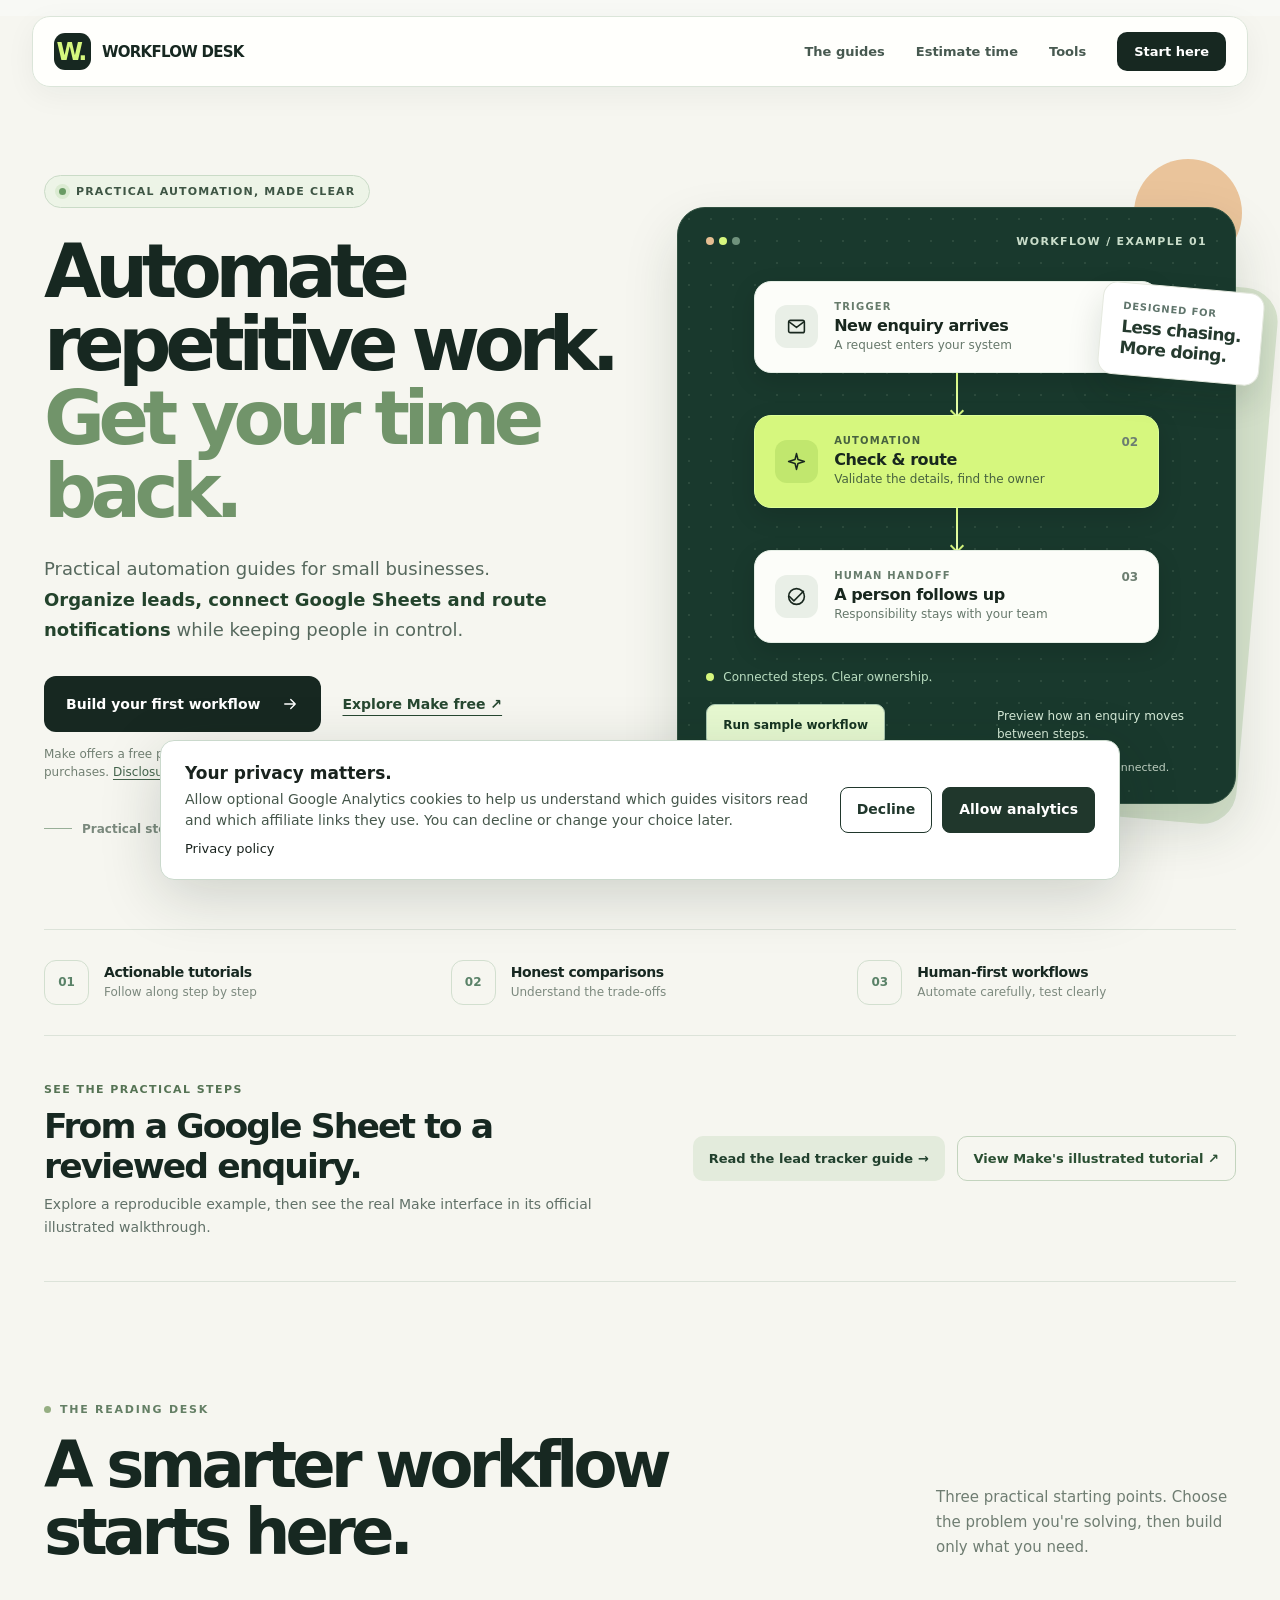
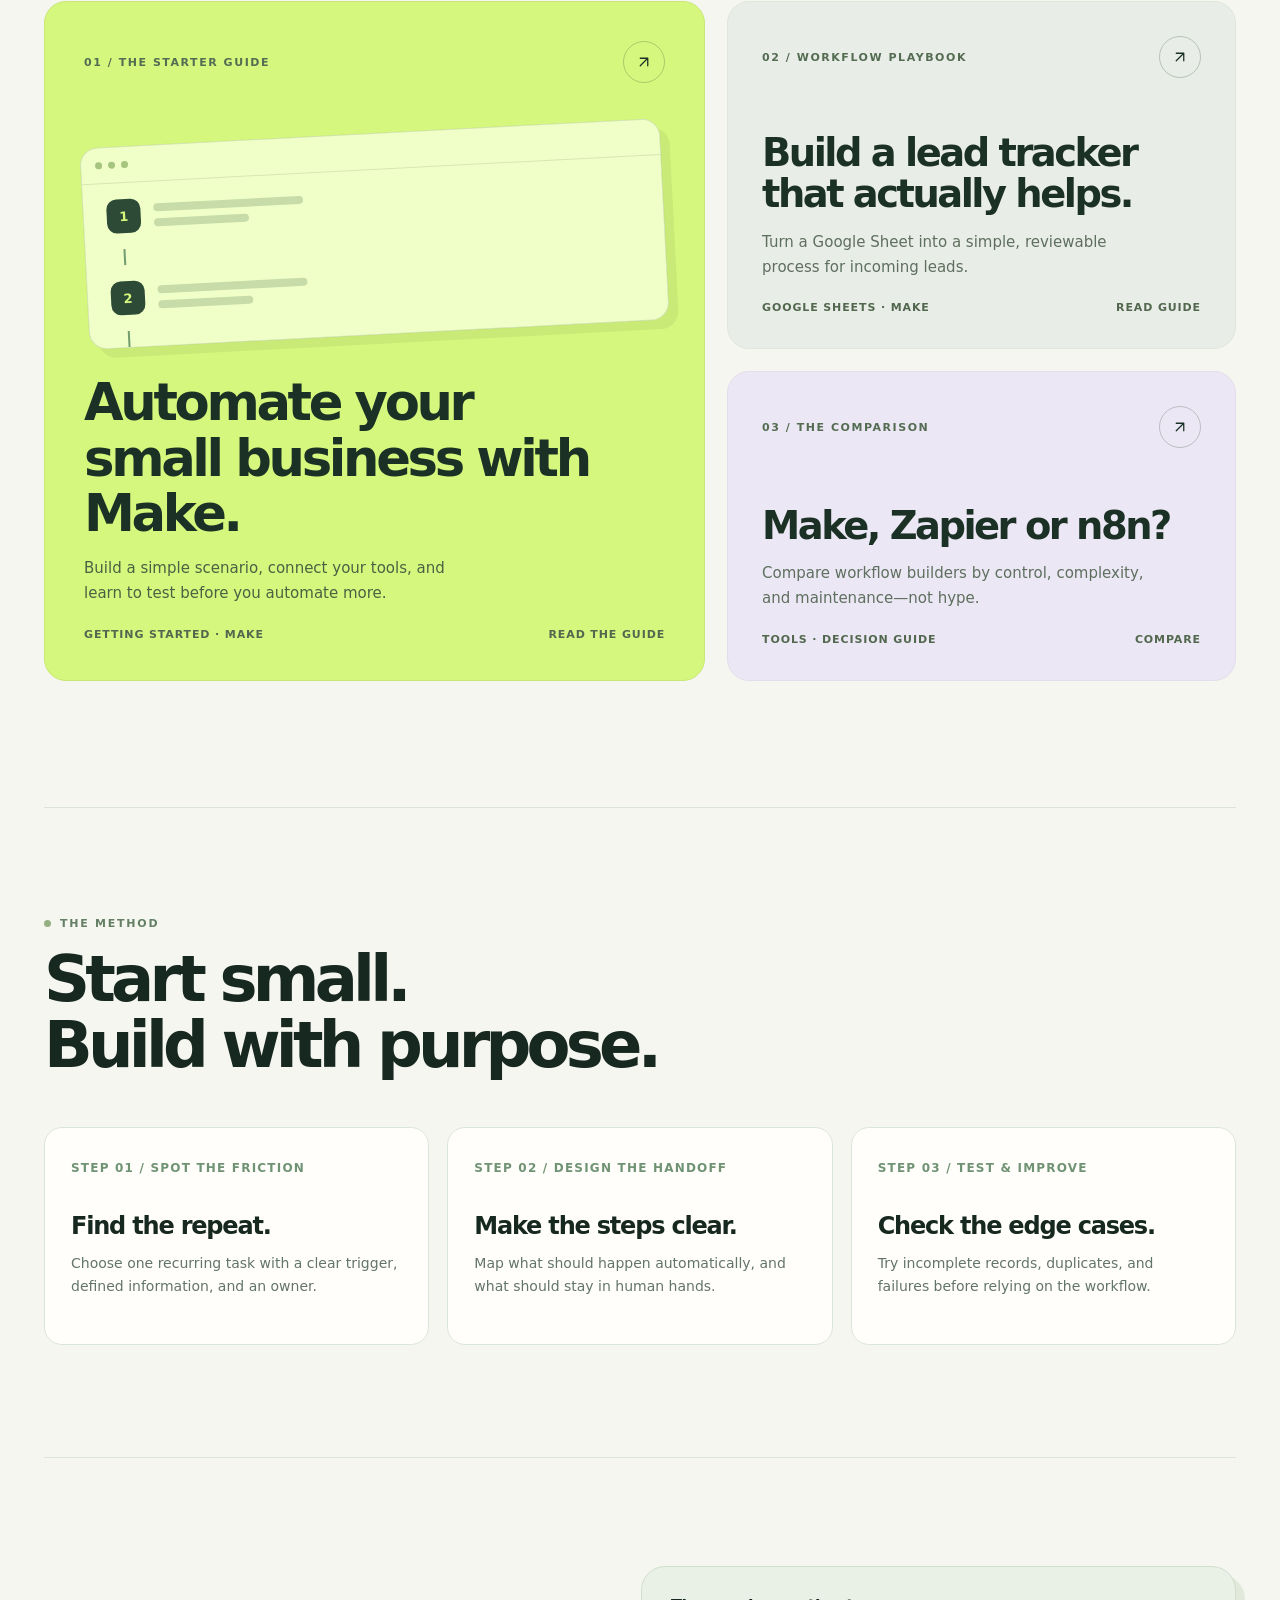
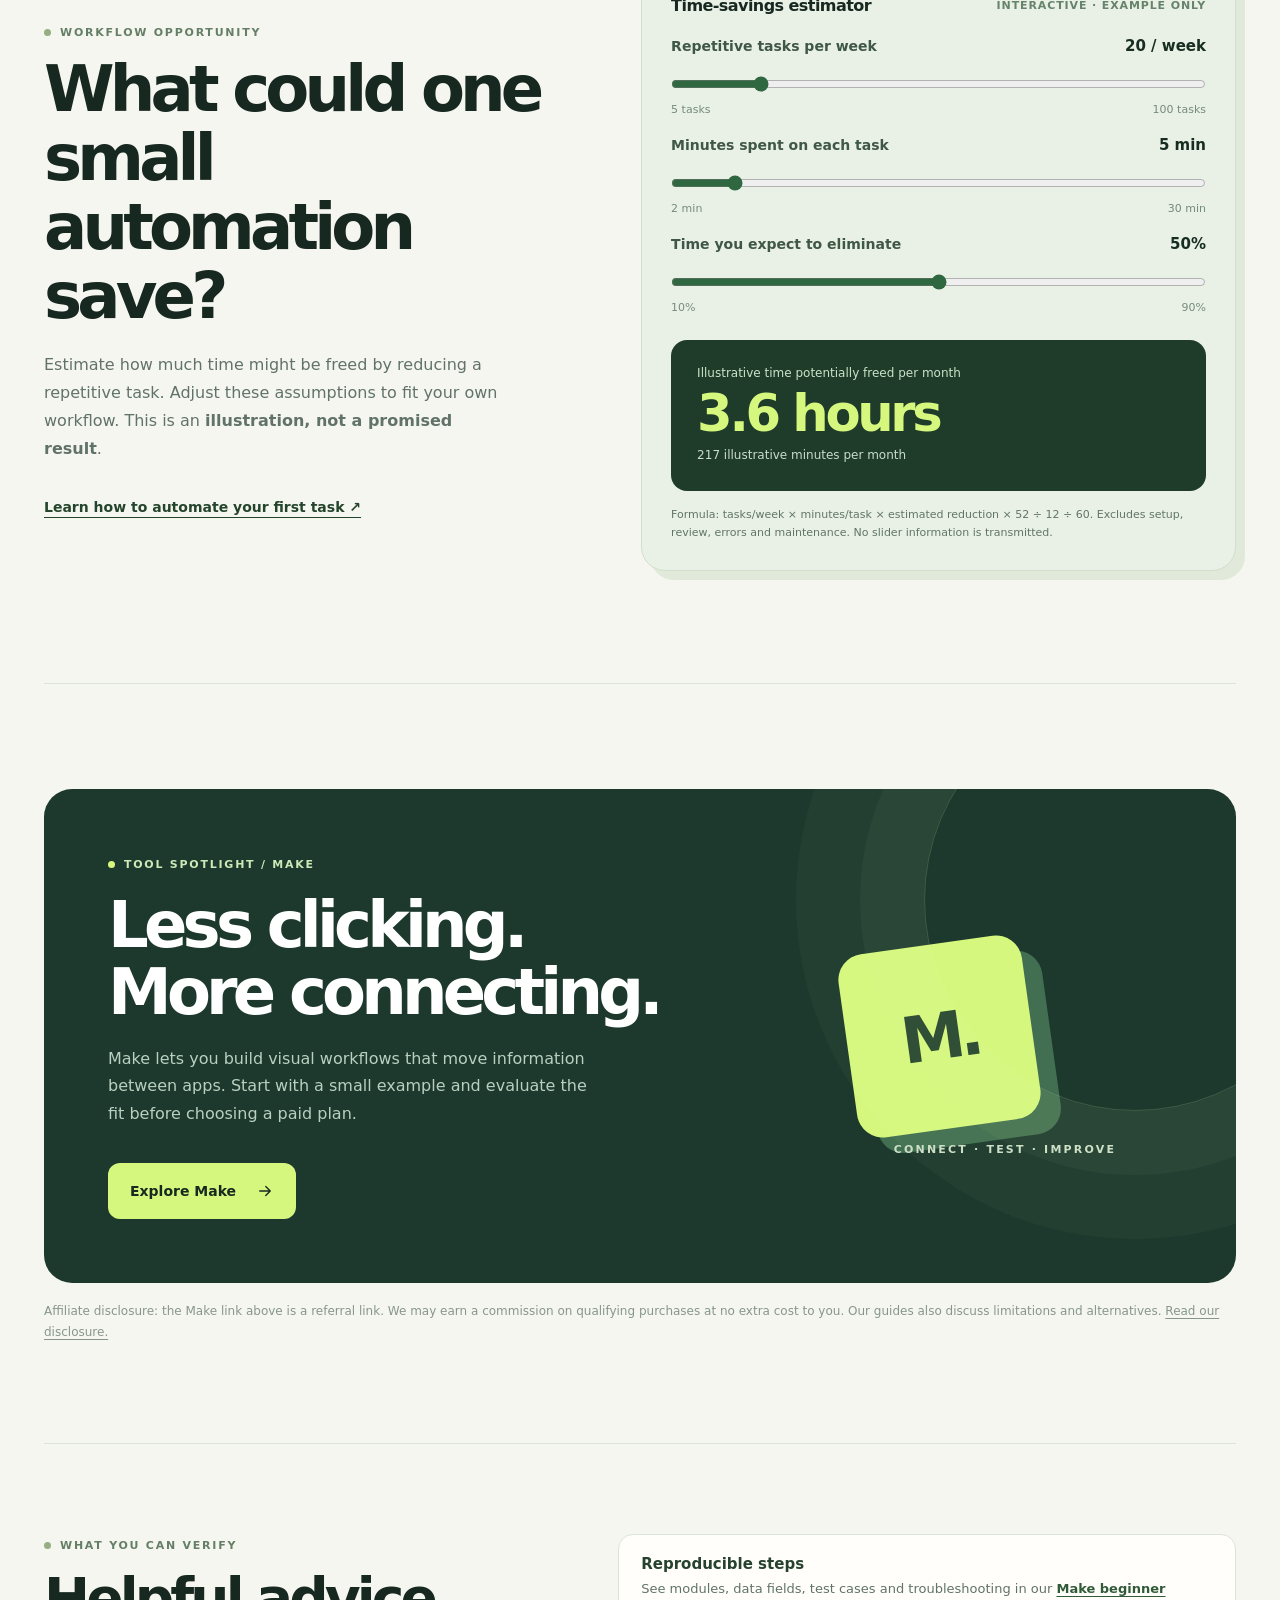
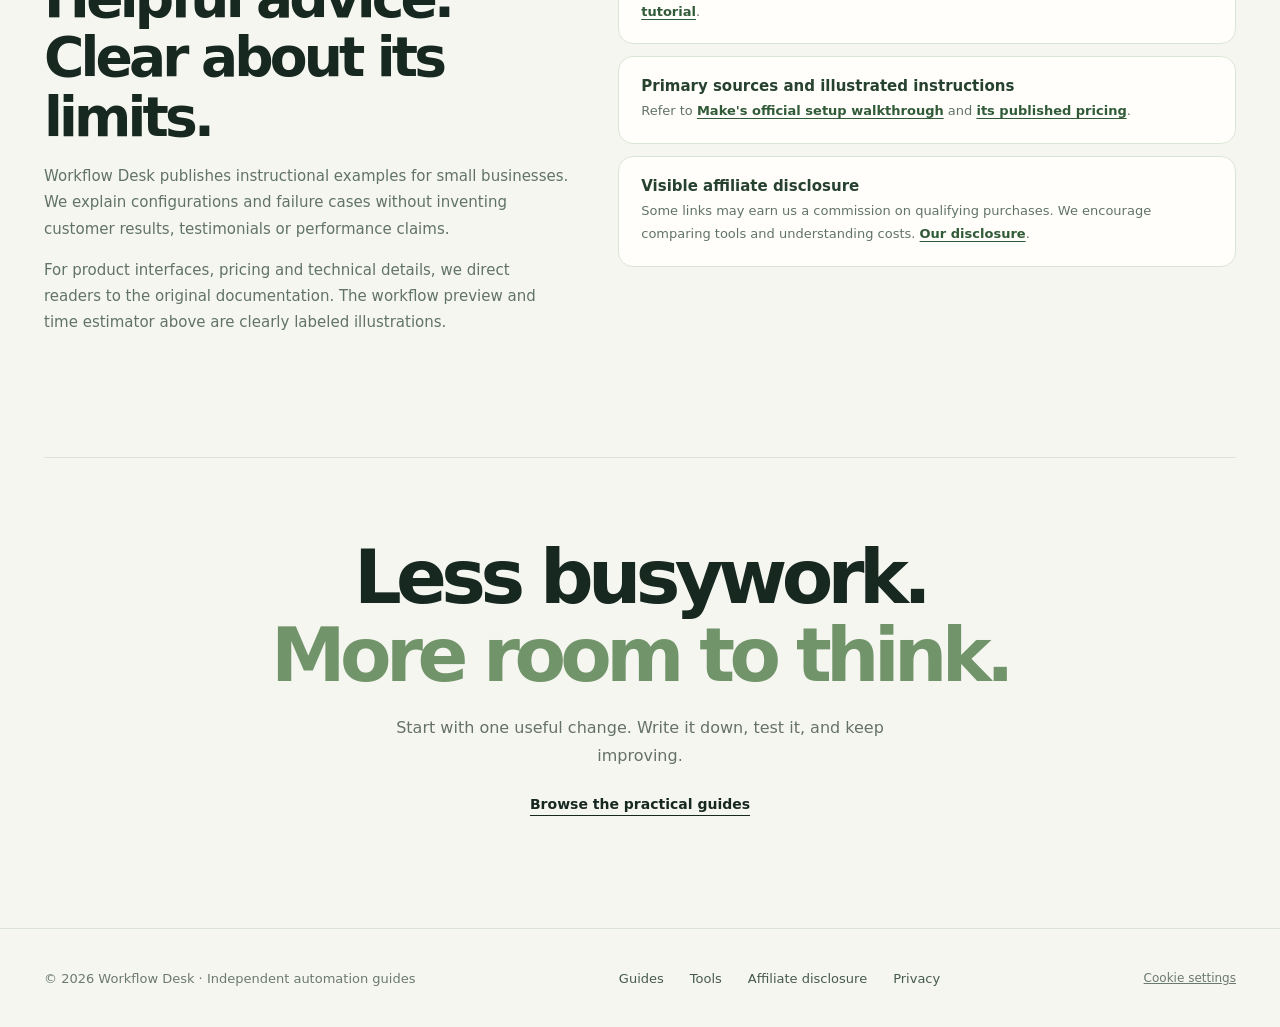
<file: index.html>
<!doctype html>
<html lang="en"><head><meta charset="utf-8"><meta name="viewport" content="width=device-width,initial-scale=1"><title>Workflow Desk | Practical Small Business Automation Guides</title><link rel="stylesheet" href="style.css"><link rel="stylesheet" href="home.css"><link rel="stylesheet" href="conversion.css"><meta name="description" content="Practical automation tutorials for small businesses. Connect Make and Google Sheets, compare tools and estimate time savings with an interactive calculator."><link rel="canonical" href="https://workflow-desk.lenix-camargo.workers.dev/"><meta property="og:type" content="website"><meta property="og:title" content="Workflow Desk | Practical Small Business Automation Guides"><meta property="og:description" content="Practical automation tutorials for small businesses. Connect Make and Google Sheets, compare tools and estimate time savings with an interactive calculator."><meta property="og:url" content="https://workflow-desk.lenix-camargo.workers.dev/"><meta name="twitter:card" content="summary"><meta name="twitter:title" content="Workflow Desk | Practical Small Business Automation Guides"><meta name="twitter:description" content="Practical automation tutorials for small businesses. Connect Make and Google Sheets, compare tools and estimate time savings with an interactive calculator."><script type="application/ld+json">{"@context":"https://schema.org","@type":"WebSite","name":"Workflow Desk | Practical Small Business Automation Guides","description":"Practical automation tutorials for small businesses. Connect Make and Google Sheets, compare tools and estimate time savings with an interactive calculator.","url":"https://workflow-desk.lenix-camargo.workers.dev/","inLanguage":"en-US","isPartOf":{"@type":"WebSite","name":"Workflow Desk","url":"https://workflow-desk.lenix-camargo.workers.dev/"}}</script></head>
<body class="wd-home">
<header><a class="brand" href="/" aria-label="Workflow Desk home"><span class="brand-mark" aria-hidden="true">W.</span><span>WORKFLOW DESK</span></a><nav aria-label="Main navigation"><a href="#guides">The guides</a><a href="#time-saved">Estimate time</a><a href="#tools">Tools</a><a class="nav-cta" href="#guides">Start here</a></nav></header>
<main>
<section class="hero home-hero" aria-labelledby="home-heading">
  <div class="hero-copy">
    <div class="pill"><span class="pill-dot" aria-hidden="true"></span> PRACTICAL AUTOMATION, MADE CLEAR</div>
    <h1 id="home-heading">Automate repetitive work.<br><em>Get your time back.</em></h1>
<p class="hero-lead">Practical automation guides for small businesses. <strong>Organize leads, connect Google Sheets and route notifications</strong> while keeping people in control.</p>
<div class="hero-actions">
<a class="primary-action" href="guides/automate-small-business-with-make.html">Build your first workflow <svg aria-hidden="true" viewBox="0 0 24 24" fill="none" stroke="currentColor" stroke-width="1.8" stroke-linecap="round" stroke-linejoin="round"><path d="M5 12h14m-6-6 6 6-6 6"/></svg></a>
<a class="secondary-action" href="https://www.make.com/en/register?pc=lenixeduardo" rel="sponsored noopener noreferrer" target="_blank">Explore Make free ↗</a>
</div>
<p class="hero-affiliate-note">Make offers a free plan. This is an affiliate link; we may earn a commission on qualifying purchases. <a href="disclosure.html">Disclosure</a>.</p>
<div class="hero-footnote"><span class="tiny-line" aria-hidden="true"></span> Practical steps. Documented trade-offs. No invented results.</div>
  </div>
  <div class="scene" aria-label="Illustrative example of an automated customer enquiry workflow">
    <div class="scenario">
      <div class="scenario-head"><div class="window-controls" aria-hidden="true"><i></i><i></i><i></i></div><span>WORKFLOW / EXAMPLE 01</span></div>
      <div class="flow-stack">
        <div class="flow-card" data-demo-step><span class="flow-icon"><svg viewBox="0 0 24 24" aria-hidden="true"><rect x="3" y="5" width="18" height="14" rx="2"/><path d="m4 7 8 6 8-6"/></svg></span><div class="flow-text"><small>TRIGGER</small><strong>New enquiry arrives</strong><p>A request enters your system</p></div><span class="flow-number">01</span></div>
        <div class="flow-link" aria-hidden="true"></div>
        <div class="flow-card focus" data-demo-step><span class="flow-icon"><svg viewBox="0 0 24 24" aria-hidden="true"><path d="m12 3-1.7 6.8L3 12l7.3 2.2L12 21l1.7-6.8L21 12l-7.3-2.2z"/></svg></span><div class="flow-text"><small>AUTOMATION</small><strong>Check &amp; route</strong><p>Validate the details, find the owner</p></div><span class="flow-number">02</span></div>
        <div class="flow-link" aria-hidden="true"></div>
        <div class="flow-card" data-demo-step><span class="flow-icon"><svg viewBox="0 0 24 24" aria-hidden="true"><path d="M20 6 9 17l-5-5"/><circle cx="12" cy="12" r="9"/></svg></span><div class="flow-text"><small>HUMAN HANDOFF</small><strong>A person follows up</strong><p>Responsibility stays with your team</p></div><span class="flow-number">03</span></div>
      </div>
      <div class="scene-status">Connected steps. Clear ownership.</div>
<div class="scenario-demo"><button class="demo-run" type="button" id="run-demo">Run sample workflow</button><span class="demo-status" id="demo-status" role="status" aria-live="polite">Preview how an enquiry moves between steps.</span></div>
<p class="demo-caption">Interactive illustration only. No Make, Google Sheets or customer data is connected.</p>
    </div>
    <div class="scene-corner"><small>DESIGNED FOR</small><strong>Less chasing.<br>More doing.</strong></div>
  </div>
</section>
<div class="value-rail" aria-label="Our editorial priorities">
 <div class="rail-item"><span class="rail-no">01</span><div><strong>Actionable tutorials</strong><small>Follow along step by step</small></div></div>
 <div class="rail-item"><span class="rail-no">02</span><div><strong>Honest comparisons</strong><small>Understand the trade-offs</small></div></div>
 <div class="rail-item"><span class="rail-no">03</span><div><strong>Human-first workflows</strong><small>Automate carefully, test clearly</small></div></div>
</div>
<section class="example-strip" aria-labelledby="example-heading">
  <div><span class="example-label">SEE THE PRACTICAL STEPS</span>
    <h2 id="example-heading">From a Google Sheet to a reviewed enquiry.</h2>
    <p>Explore a reproducible example, then see the real Make interface in its official illustrated walkthrough.</p>
  </div>
  <div class="example-actions">
    <a href="guides/google-sheets-lead-tracker.html">Read the lead tracker guide →</a>
    <a href="https://help.make.com/step-3-add-your-first-app" target="_blank" rel="noopener noreferrer">View Make's illustrated tutorial ↗</a>
  </div>
</section>
<section class="guide-section" id="guides" aria-labelledby="guides-heading">
 <div class="section-head"><div><span class="kicker">THE READING DESK</span><h2 id="guides-heading">A smarter workflow<br>starts here.</h2></div><p>Three practical starting points. Choose the problem you're solving, then build only what you need.</p></div>
 <div class="guide-grid">
  <a class="guide-card large" href="guides/automate-small-business-with-make.html"><div class="guide-top"><span class="guide-code">01 / THE STARTER GUIDE</span><span class="guide-open"><svg aria-hidden="true" viewBox="0 0 24 24" fill="none" stroke="currentColor" stroke-width="1.7" stroke-linecap="round" stroke-linejoin="round"><path d="M7 17 17 7M7 7h10v10"/></svg></span></div>
  <div class="guide-art" aria-hidden="true"><div class="art-head"><i></i><i></i><i></i></div><div class="art-row"><span class="art-chip">1</span><span class="art-lines"><i></i><i></i></span></div><div class="art-connector"></div><div class="art-row"><span class="art-chip">2</span><span class="art-lines"><i></i><i></i></span></div><div class="art-connector"></div><div class="art-row"><span class="art-chip">3</span><span class="art-lines"><i></i><i></i></span></div></div>
  <div><h3>Automate your small business with Make.</h3><p>Build a simple scenario, connect your tools, and learn to test before you automate more.</p><div class="guide-foot"><span>GETTING STARTED · MAKE</span><span>READ THE GUIDE</span></div></div></a>
  <a class="guide-card sheet" href="guides/google-sheets-lead-tracker.html"><div class="guide-top"><span class="guide-code">02 / WORKFLOW PLAYBOOK</span><span class="guide-open"><svg aria-hidden="true" viewBox="0 0 24 24" fill="none" stroke="currentColor" stroke-width="1.7" stroke-linecap="round" stroke-linejoin="round"><path d="M7 17 17 7M7 7h10v10"/></svg></span></div><div><h3>Build a lead tracker that actually helps.</h3><p>Turn a Google Sheet into a simple, reviewable process for incoming leads.</p><div class="guide-foot"><span>GOOGLE SHEETS · MAKE</span><span>READ GUIDE</span></div></div></a>
  <a class="guide-card compare" href="guides/make-vs-zapier-vs-n8n.html"><div class="guide-top"><span class="guide-code">03 / THE COMPARISON</span><span class="guide-open"><svg aria-hidden="true" viewBox="0 0 24 24" fill="none" stroke="currentColor" stroke-width="1.7" stroke-linecap="round" stroke-linejoin="round"><path d="M7 17 17 7M7 7h10v10"/></svg></span></div><div><h3>Make, Zapier or n8n?</h3><p>Compare workflow builders by control, complexity, and maintenance—not hype.</p><div class="guide-foot"><span>TOOLS · DECISION GUIDE</span><span>COMPARE</span></div></div></a>
 </div>
</section>
<section class="process-section" id="how-it-works" aria-labelledby="approach-heading">
 <span class="kicker">THE METHOD</span><h2 id="approach-heading">Start small.<br>Build with purpose.</h2>
 <div class="process-grid"><div class="process-item"><span class="step">STEP 01 / SPOT THE FRICTION</span><h3>Find the repeat.</h3><p>Choose one recurring task with a clear trigger, defined information, and an owner.</p></div><div class="process-item"><span class="step">STEP 02 / DESIGN THE HANDOFF</span><h3>Make the steps clear.</h3><p>Map what should happen automatically, and what should stay in human hands.</p></div><div class="process-item"><span class="step">STEP 03 / TEST &amp; IMPROVE</span><h3>Check the edge cases.</h3><p>Try incomplete records, duplicates, and failures before relying on the workflow.</p></div></div>
</section>
<section class="calculator-section" id="time-saved" aria-labelledby="calc-heading">
 <div class="calculator-layout">
  <div class="calculator-copy"><span class="kicker">WORKFLOW OPPORTUNITY</span>
   <h2 id="calc-heading">What could one small automation save?</h2>
   <p>Estimate how much time might be freed by reducing a repetitive task. Adjust these assumptions to fit your own workflow. This is an <strong>illustration, not a promised result</strong>.</p>
   <a class="calc-cta" href="guides/automate-small-business-with-make.html">Learn how to automate your first task ↗</a>
  </div>
  <div class="calculator" role="group" aria-labelledby="calculator-name">
    <div class="calc-header"><strong id="calculator-name">Time-savings estimator</strong><span>Interactive · Example only</span></div>
    <div class="calc-field"><label for="tasks-per-week"><span>Repetitive tasks per week</span><output id="tasks-output" for="tasks-per-week">20 / week</output></label><input id="tasks-per-week" type="range" min="5" max="100" step="5" value="20"><div class="calc-limits"><span>5 tasks</span><span>100 tasks</span></div></div>
    <div class="calc-field"><label for="minutes-per-task"><span>Minutes spent on each task</span><output id="minutes-output" for="minutes-per-task">5 min</output></label><input id="minutes-per-task" type="range" min="2" max="30" step="1" value="5"><div class="calc-limits"><span>2 min</span><span>30 min</span></div></div>
    <div class="calc-field"><label for="task-reduction"><span>Time you expect to eliminate</span><output id="reduction-output" for="task-reduction">50%</output></label><input id="task-reduction" type="range" min="10" max="90" step="5" value="50"><div class="calc-limits"><span>10%</span><span>90%</span></div></div>
    <div class="calc-result"><span>Illustrative time potentially freed per month</span><strong id="calc-hours" aria-live="polite">3.6 hours</strong><small id="calc-total-minutes">217 illustrative minutes per month</small></div>
    <p class="calc-caveat">Formula: tasks/week × minutes/task × estimated reduction × 52 ÷ 12 ÷ 60. Excludes setup, review, errors and maintenance. No slider information is transmitted.</p>
  </div>
 </div>
</section>
<section class="tools-section" id="tools" aria-labelledby="tools-heading">
 <div class="make-panel"><div><span class="kicker">TOOL SPOTLIGHT / MAKE</span><h2 id="tools-heading">Less clicking.<br>More connecting.</h2><p>Make lets you build visual workflows that move information between apps. Start with a small example and evaluate the fit before choosing a paid plan.</p><a class="primary-action" href="https://www.make.com/en/register?pc=lenixeduardo" target="_blank" rel="sponsored noopener noreferrer">Explore Make <svg aria-hidden="true" viewBox="0 0 24 24" fill="none" stroke="currentColor" stroke-width="1.8" stroke-linecap="round" stroke-linejoin="round"><path d="M5 12h14m-6-6 6 6-6 6"/></svg></a></div><div class="make-visual" aria-hidden="true"><span>M.</span></div></div>
 <p class="disclosure-note">Affiliate disclosure: the Make link above is a referral link. We may earn a commission on qualifying purchases at no extra cost to you. Our guides also discuss limitations and alternatives. <a href="disclosure.html">Read our disclosure.</a></p>
</section>
<section class="trust-section" id="editorial" aria-labelledby="trust-heading">
 <div class="trust-grid">
  <div><span class="kicker">WHAT YOU CAN VERIFY</span>
   <h2 id="trust-heading">Helpful advice. Clear about its limits.</h2>
   <p>Workflow Desk publishes instructional examples for small businesses. We explain configurations and failure cases without inventing customer results, testimonials or performance claims.</p>
   <p>For product interfaces, pricing and technical details, we direct readers to the original documentation. The workflow preview and time estimator above are clearly labeled illustrations.</p>
  </div>
  <div class="trust-points">
   <div class="trust-point"><strong>Reproducible steps</strong><p>See modules, data fields, test cases and troubleshooting in our <a class="trust-link" href="guides/automate-small-business-with-make.html">Make beginner tutorial</a>.</p></div>
   <div class="trust-point"><strong>Primary sources and illustrated instructions</strong><p>Refer to <a class="trust-link" href="https://help.make.com/step-3-add-your-first-app" target="_blank" rel="noopener noreferrer">Make's official setup walkthrough</a> and <a class="trust-link" href="https://www.make.com/en/pricing" target="_blank" rel="noopener noreferrer">its published pricing</a>.</p></div>
   <div class="trust-point"><strong>Visible affiliate disclosure</strong><p>Some links may earn us a commission on qualifying purchases. We encourage comparing tools and understanding costs. <a class="trust-link" href="disclosure.html">Our disclosure</a>.</p></div>
  </div>
 </div>
</section>
<section class="last-word"><h2>Less busywork.<br><span>More room to think.</span></h2><p>Start with one useful change. Write it down, test it, and keep improving.</p><a class="secondary-action" href="#guides">Browse the practical guides</a></section>
</main>
<footer><span>© 2026 Workflow Desk · Independent automation guides</span><div><a href="#guides">Guides</a><a href="#tools">Tools</a><a href="disclosure.html">Affiliate disclosure</a><a href="privacy.html">Privacy</a></div></footer>
<script src="analytics-config.js"></script><script src="affiliate-tracking.js"></script><script src="conversion-tools.js" defer></script>
</body></html>
</file>
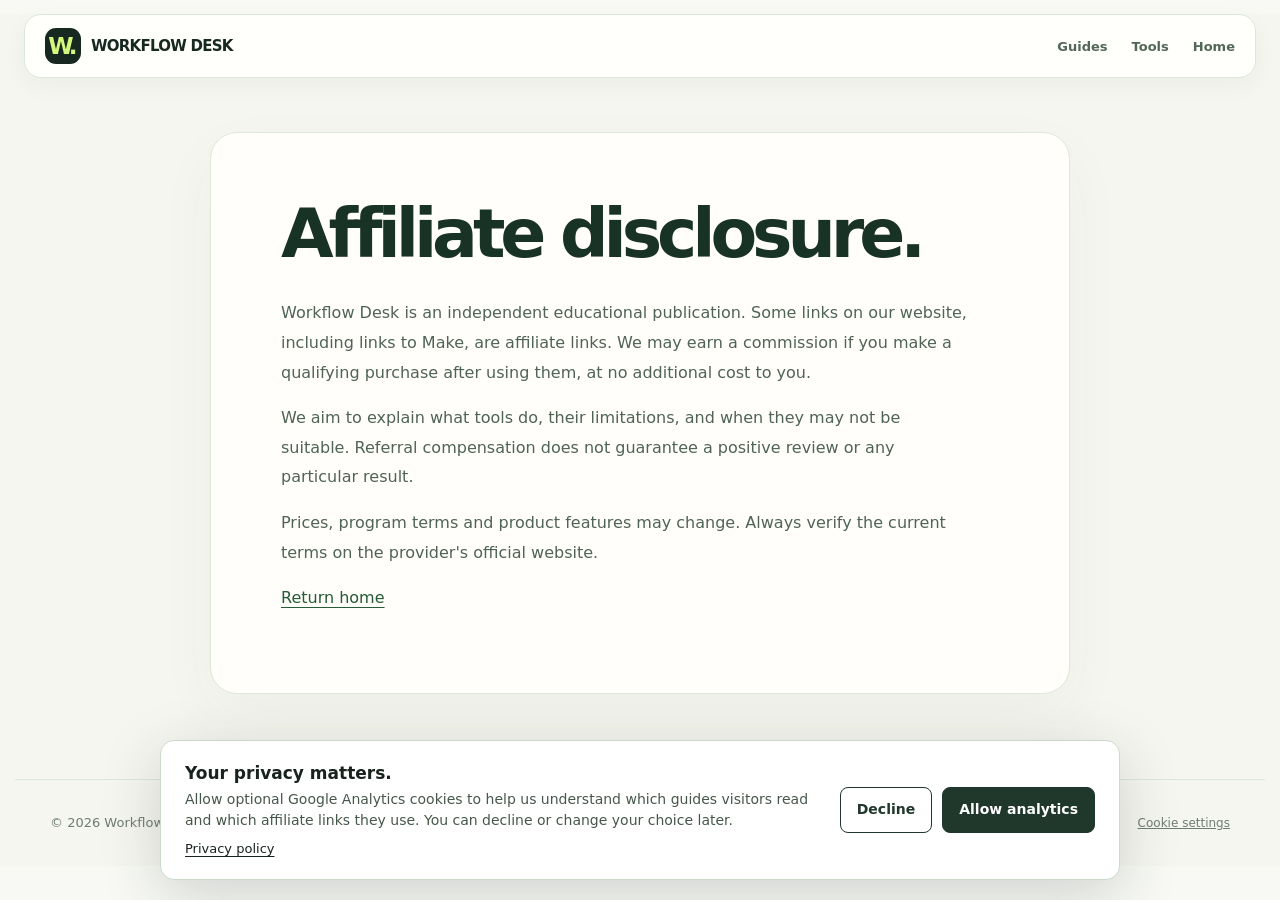
<file: disclosure.html>
<!doctype html><html lang="en"><head><meta charset="utf-8"><meta name="viewport" content="width=device-width,initial-scale=1"><title>Affiliate Disclosure | Workflow Desk</title><link rel="stylesheet" href="style.css"><meta name="description" content="Read how Workflow Desk uses affiliate links and how referral commissions may work."><link rel="canonical" href="https://workflow-desk.lenix-camargo.workers.dev/disclosure.html"><meta property="og:type" content="website"><meta property="og:title" content="Affiliate Disclosure | Workflow Desk"><meta property="og:description" content="Read how Workflow Desk uses affiliate links and how referral commissions may work."><meta property="og:url" content="https://workflow-desk.lenix-camargo.workers.dev/disclosure.html"><meta name="twitter:card" content="summary"><meta name="twitter:title" content="Affiliate Disclosure | Workflow Desk"><meta name="twitter:description" content="Read how Workflow Desk uses affiliate links and how referral commissions may work."><script type="application/ld+json">{"@context":"https://schema.org","@type":"WebPage","name":"Affiliate Disclosure | Workflow Desk","description":"Read how Workflow Desk uses affiliate links and how referral commissions may work.","url":"https://workflow-desk.lenix-camargo.workers.dev/disclosure.html","inLanguage":"en-US","isPartOf":{"@type":"WebSite","name":"Workflow Desk","url":"https://workflow-desk.lenix-camargo.workers.dev/"}}</script><link rel="stylesheet" href="guides.css"></head><body class="wd-guide wd-legal"><header><a class="brand" href="/" aria-label="Workflow Desk home"><span class="brand-mark" aria-hidden="true">W.</span><span>WORKFLOW DESK</span></a><nav aria-label="Main navigation"><a href="/#guides">Guides</a><a href="/#tools">Tools</a><a href="/">Home</a></nav></header><main><section><h1>Affiliate disclosure.</h1><p>Workflow Desk is an independent educational publication. Some links on our website, including links to Make, are affiliate links. We may earn a commission if you make a qualifying purchase after using them, at no additional cost to you.</p><p>We aim to explain what tools do, their limitations, and when they may not be suitable. Referral compensation does not guarantee a positive review or any particular result.</p><p>Prices, program terms and product features may change. Always verify the current terms on the provider's official website.</p><p><a href="/">Return home</a></p></section></main><footer><span>© 2026 Workflow Desk</span><div><a href="disclosure.html">Affiliate disclosure</a><a href="privacy.html">Privacy</a></div></footer><script src="analytics-config.js"></script><script src="affiliate-tracking.js"></script></body></html>
</file>
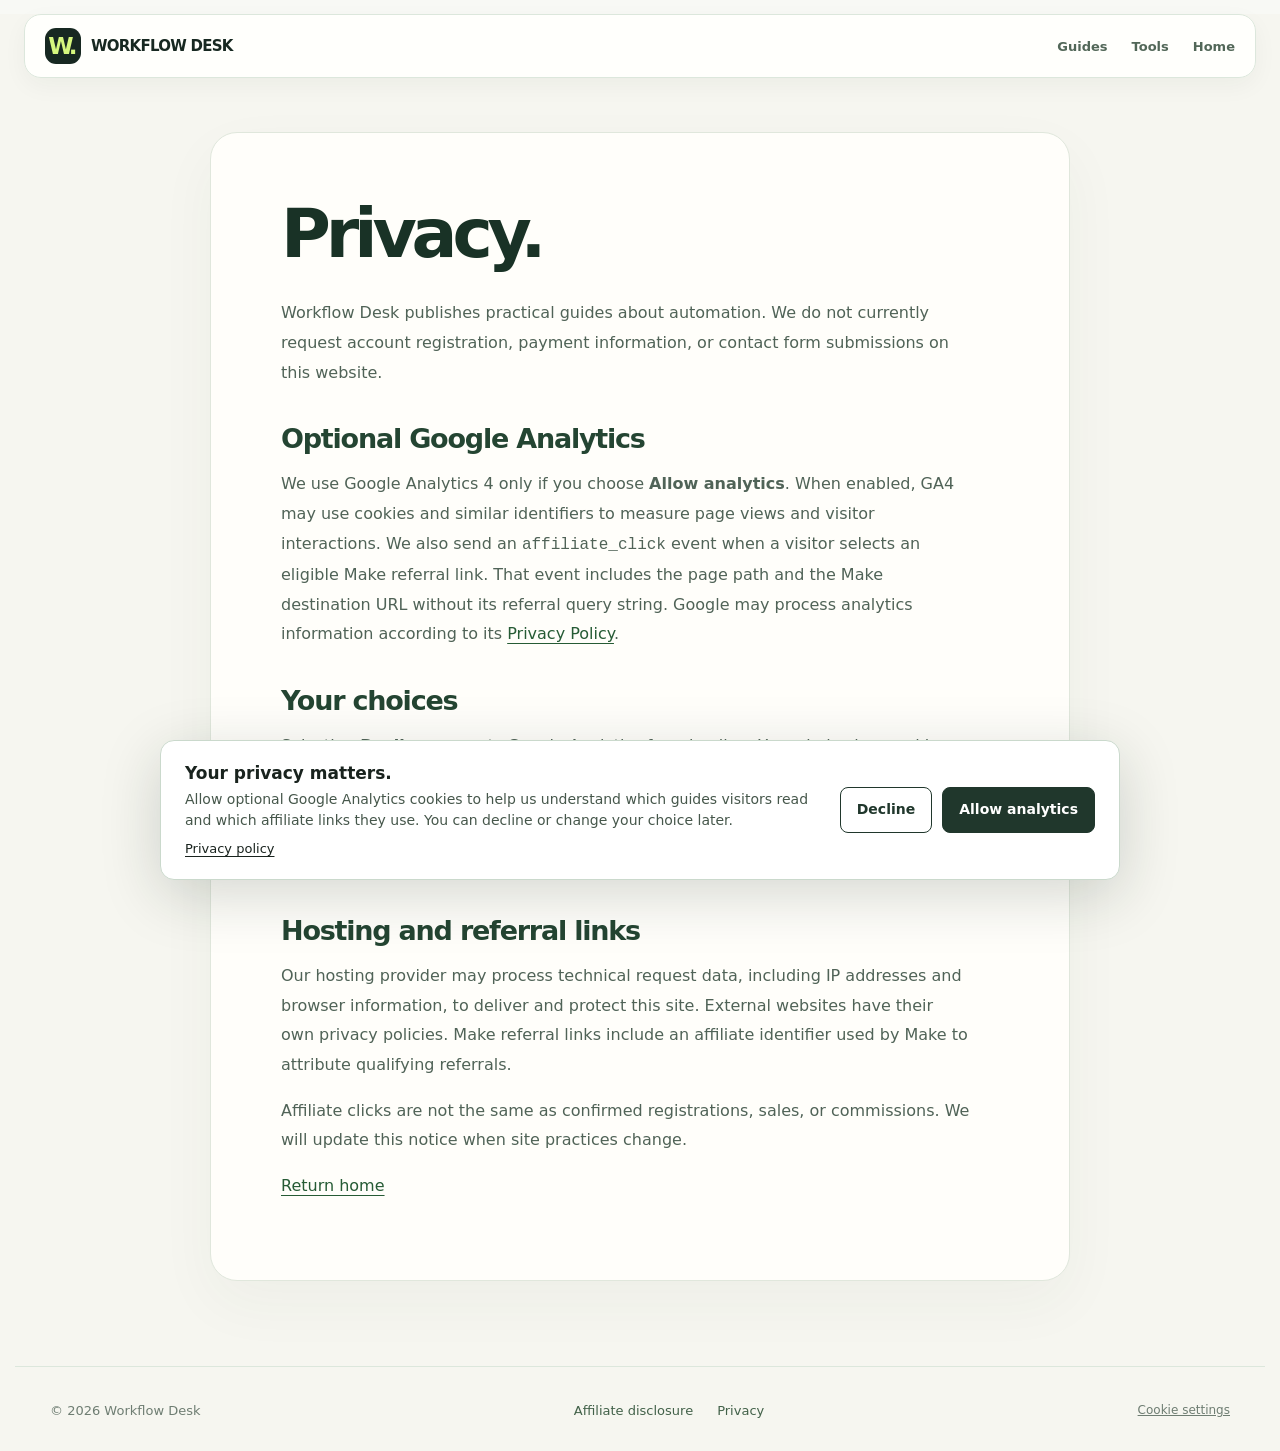
<file: privacy.html>
<!doctype html><html lang="en"><head><meta charset="utf-8"><meta name="viewport" content="width=device-width,initial-scale=1"><title>Privacy | Workflow Desk</title><link rel="stylesheet" href="style.css"><meta name="description" content="Privacy information for the Workflow Desk static website."><link rel="canonical" href="https://workflow-desk.lenix-camargo.workers.dev/privacy.html"><meta property="og:type" content="website"><meta property="og:title" content="Privacy | Workflow Desk"><meta property="og:description" content="Privacy information for the Workflow Desk static website."><meta property="og:url" content="https://workflow-desk.lenix-camargo.workers.dev/privacy.html"><meta name="twitter:card" content="summary"><meta name="twitter:title" content="Privacy | Workflow Desk"><meta name="twitter:description" content="Privacy information for the Workflow Desk static website."><script type="application/ld+json">{"@context":"https://schema.org","@type":"WebPage","name":"Privacy | Workflow Desk","description":"Privacy information for the Workflow Desk static website.","url":"https://workflow-desk.lenix-camargo.workers.dev/privacy.html","inLanguage":"en-US","isPartOf":{"@type":"WebSite","name":"Workflow Desk","url":"https://workflow-desk.lenix-camargo.workers.dev/"}}</script><link rel="stylesheet" href="guides.css"></head><body class="wd-guide wd-legal"><header><a class="brand" href="/" aria-label="Workflow Desk home"><span class="brand-mark" aria-hidden="true">W.</span><span>WORKFLOW DESK</span></a><nav aria-label="Main navigation"><a href="/#guides">Guides</a><a href="/#tools">Tools</a><a href="/">Home</a></nav></header><main><section><h1>Privacy.</h1><p>Workflow Desk publishes practical guides about automation. We do not currently request account registration, payment information, or contact form submissions on this website.</p><h2>Optional Google Analytics</h2><p>We use Google Analytics 4 only if you choose <strong>Allow analytics</strong>. When enabled, GA4 may use cookies and similar identifiers to measure page views and visitor interactions. We also send an <code>affiliate_click</code> event when a visitor selects an eligible Make referral link. That event includes the page path and the Make destination URL without its referral query string. Google may process analytics information according to its <a href="https://policies.google.com/privacy" target="_blank" rel="noopener noreferrer">Privacy Policy</a>.</p><h2>Your choices</h2><p>Selecting <strong>Decline</strong> prevents Google Analytics from loading. Your choice is saved in your browser's local storage. Use <strong>Cookie settings</strong> in the footer to change your choice later. If you switch from allowing to declining, the page reloads to stop new analytics requests. You can separately clear any previously set cookies using your browser controls.</p><h2>Hosting and referral links</h2><p>Our hosting provider may process technical request data, including IP addresses and browser information, to deliver and protect this site. External websites have their own privacy policies. Make referral links include an affiliate identifier used by Make to attribute qualifying referrals.</p><p>Affiliate clicks are not the same as confirmed registrations, sales, or commissions. We will update this notice when site practices change.</p><p><a href="/">Return home</a></p></section></main><footer><span>© 2026 Workflow Desk</span><div><a href="disclosure.html">Affiliate disclosure</a><a href="privacy.html">Privacy</a></div></footer><script src="analytics-config.js"></script><script src="affiliate-tracking.js"></script></body></html>
</file>
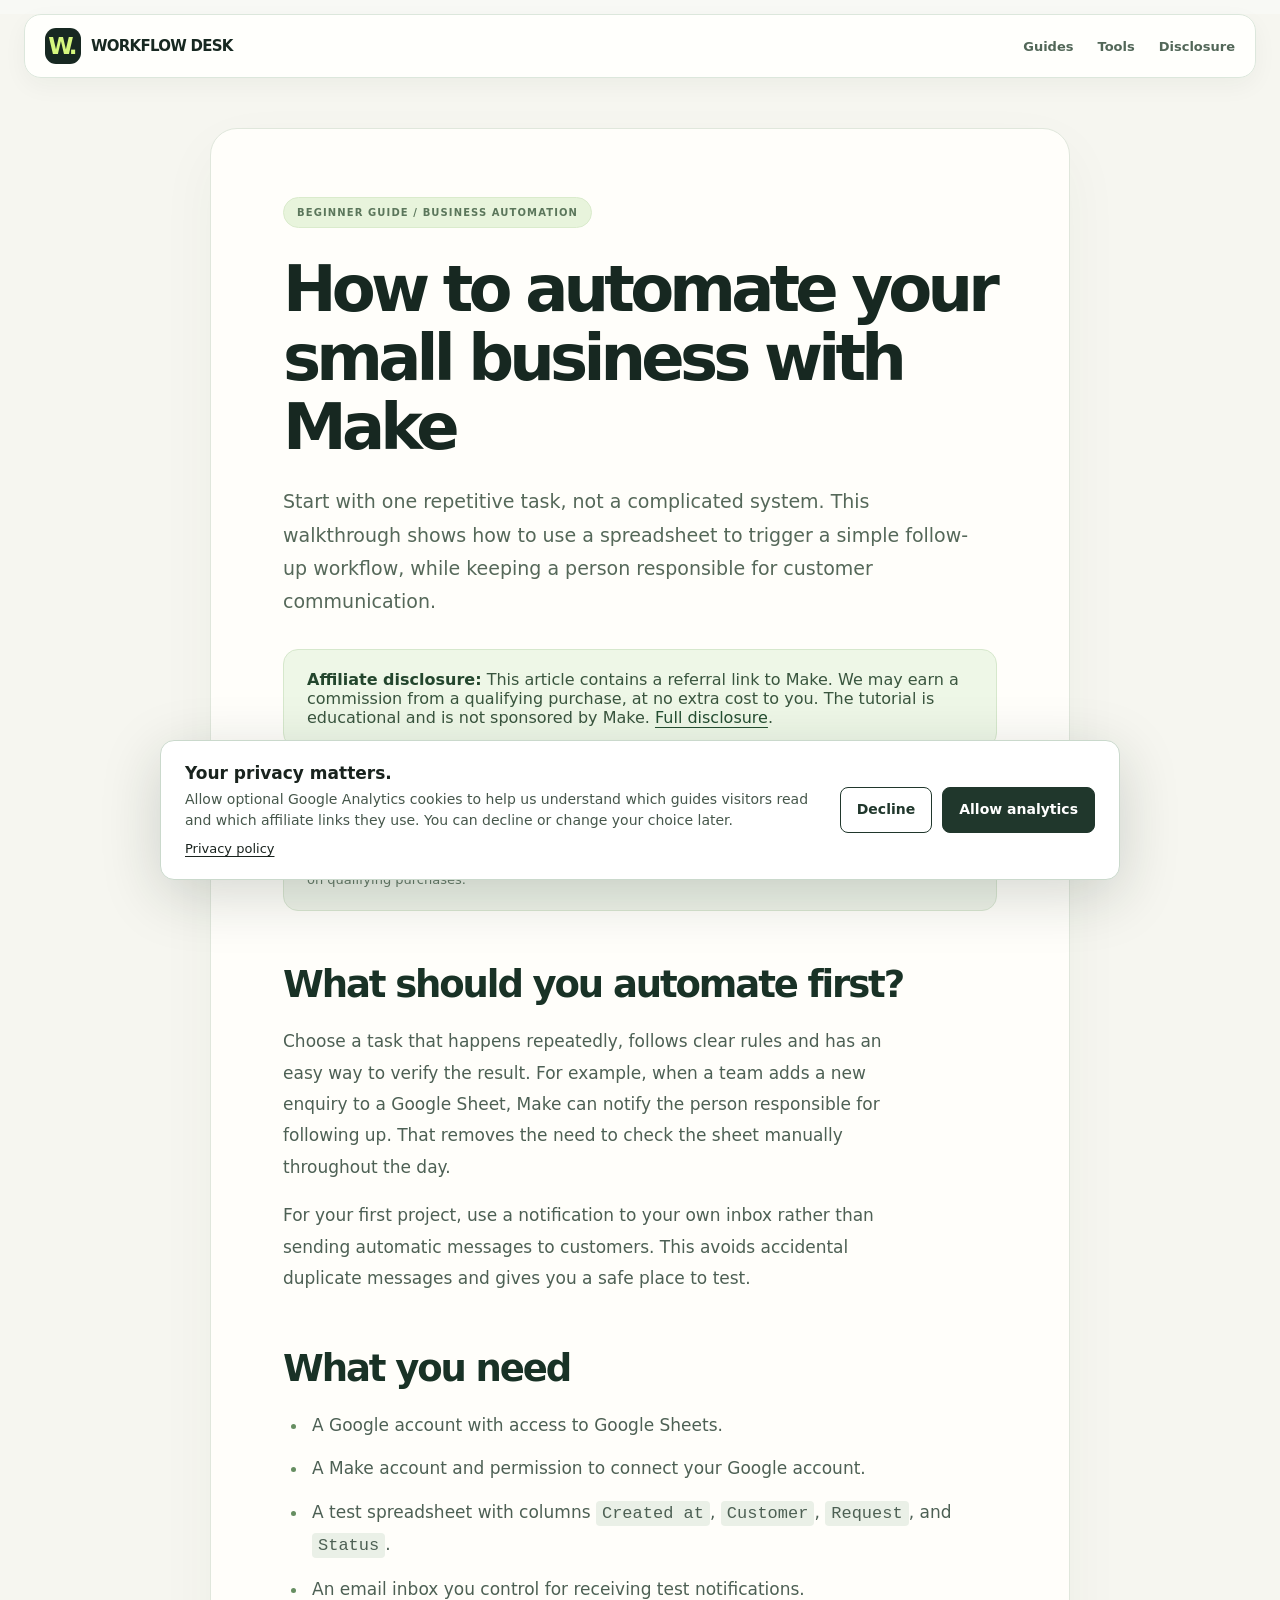
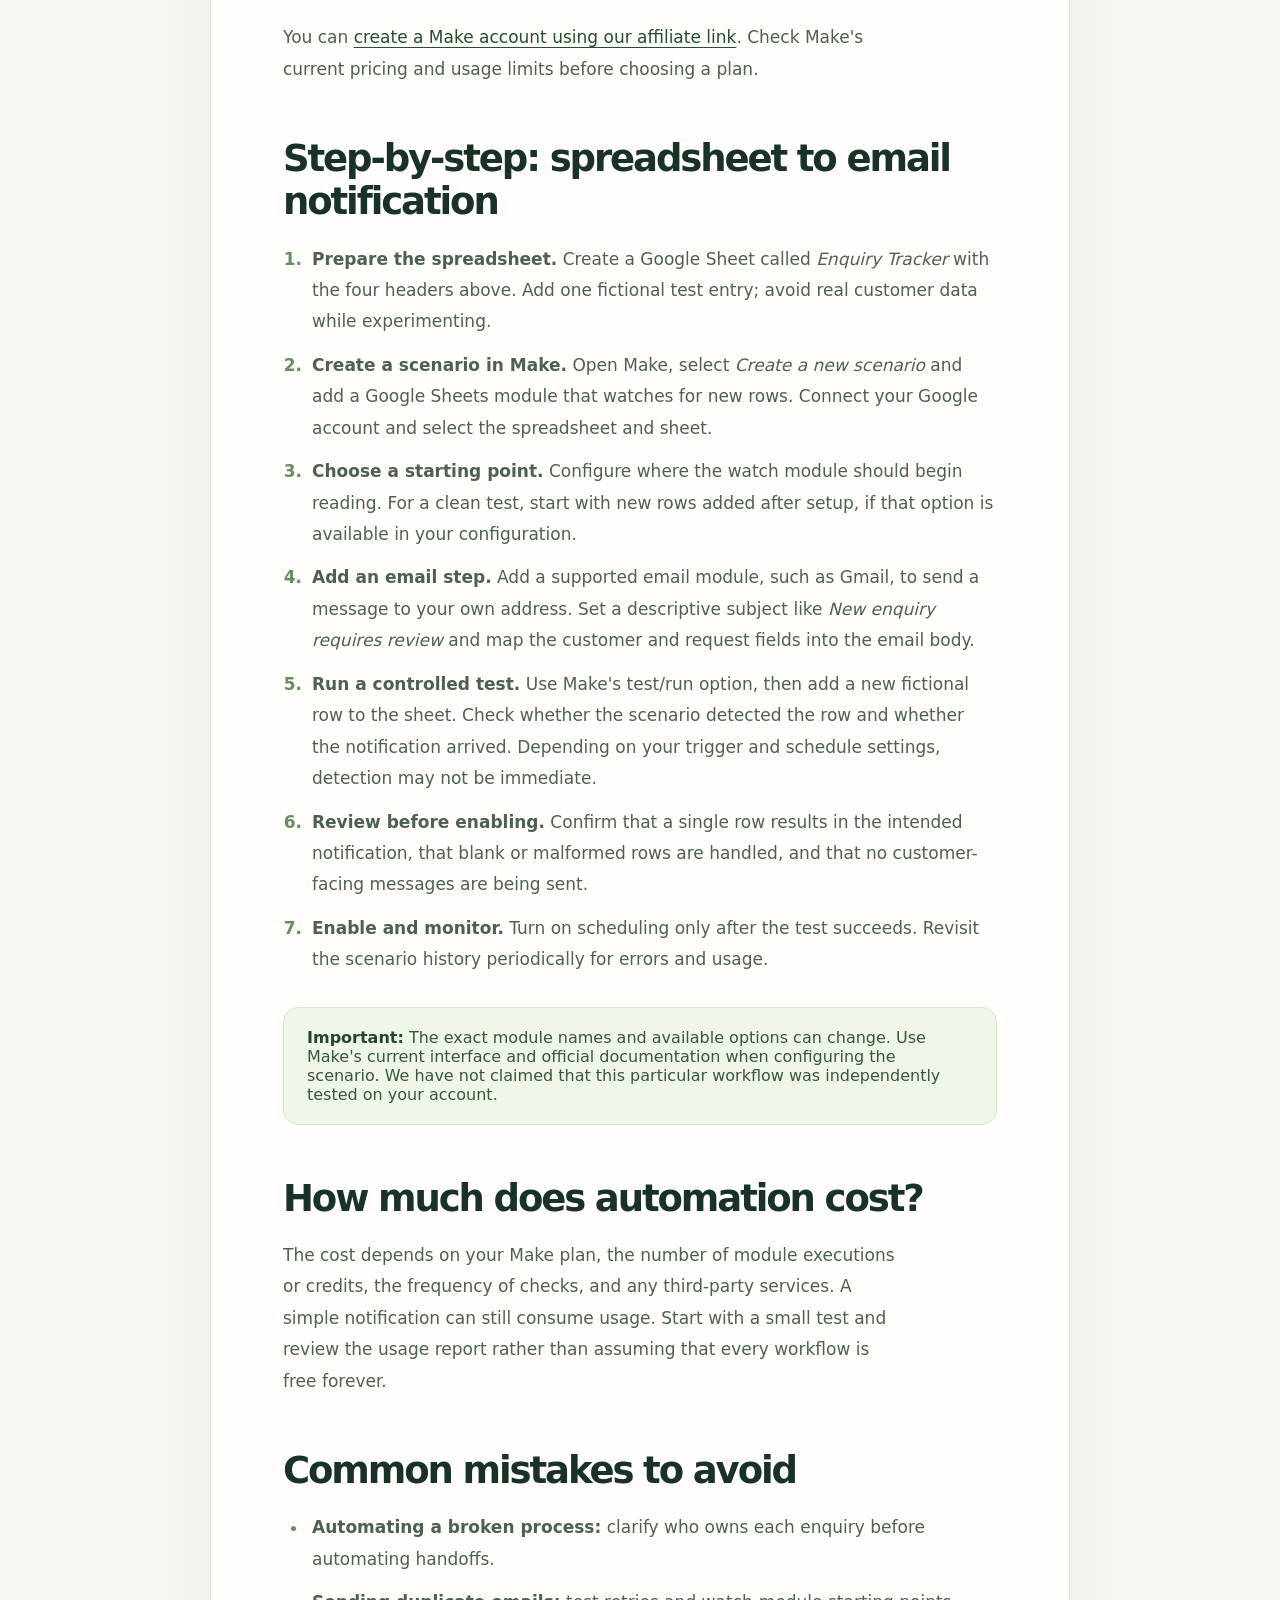
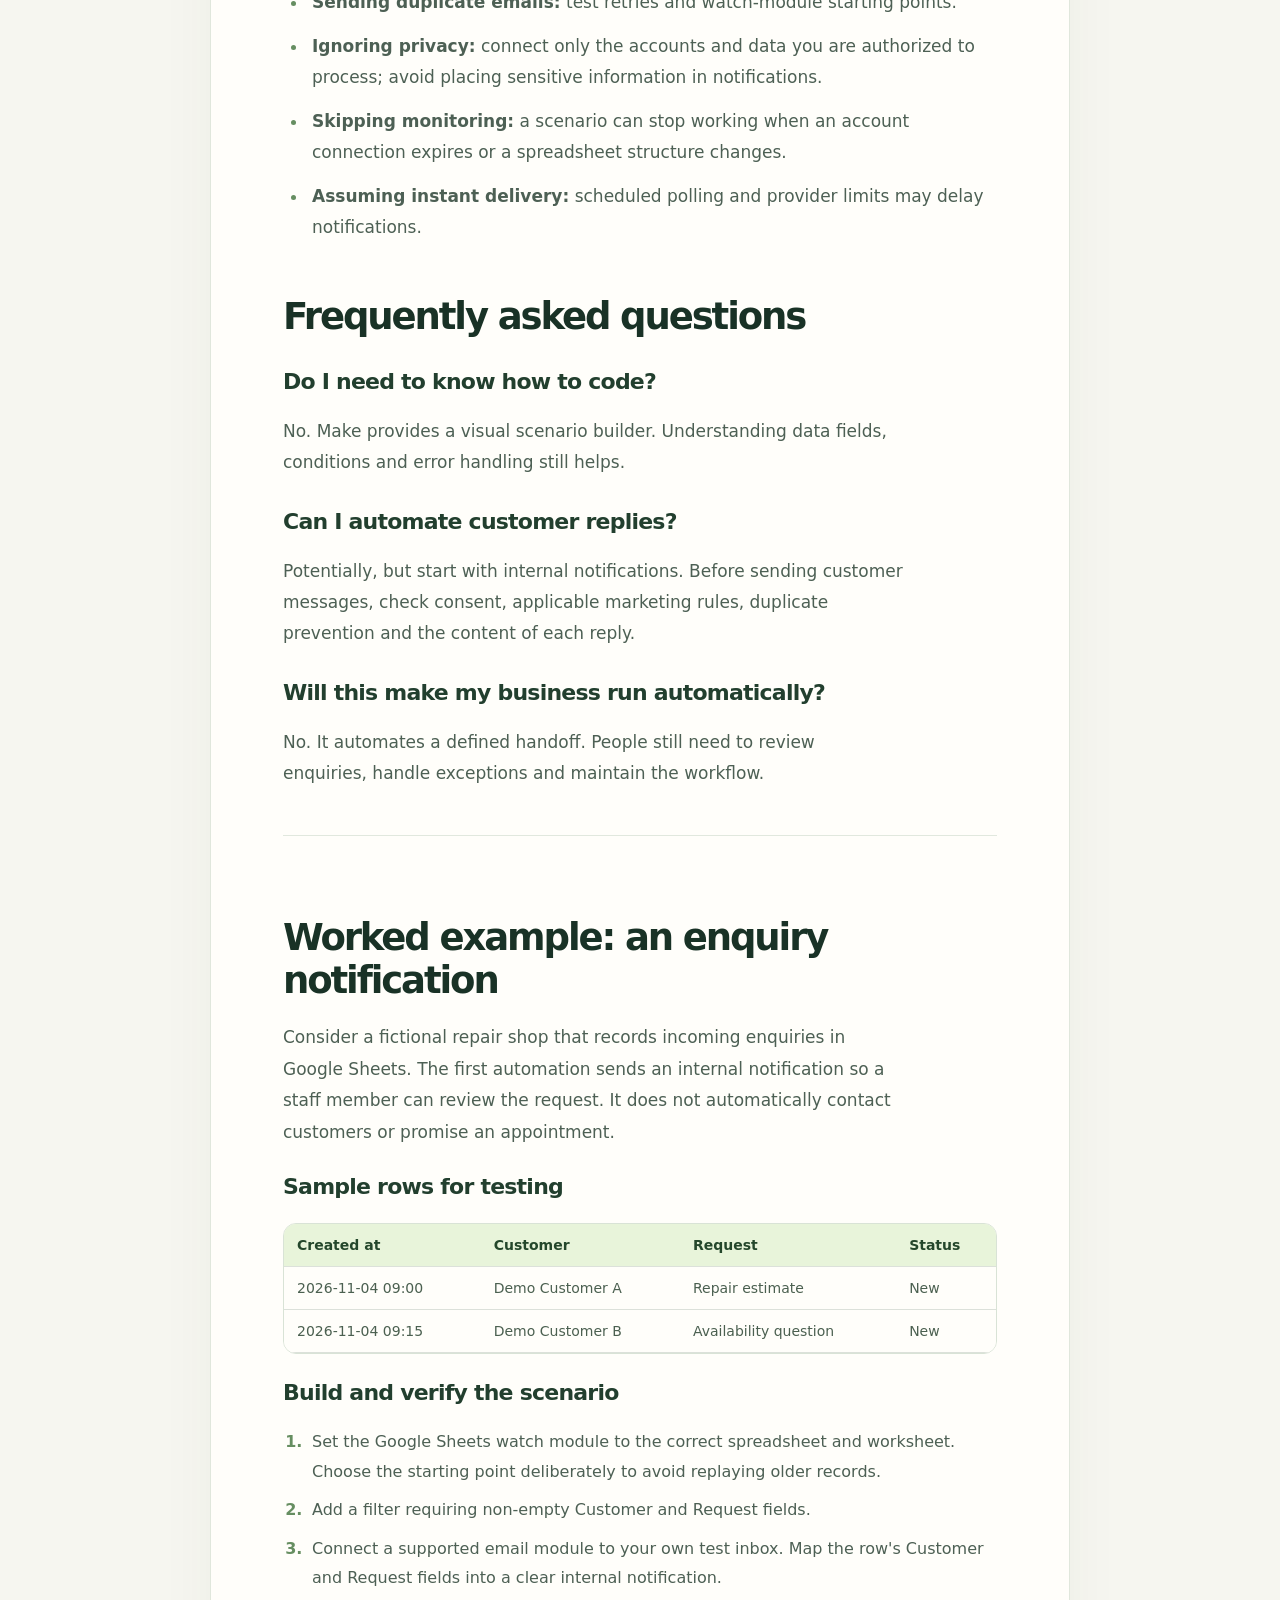
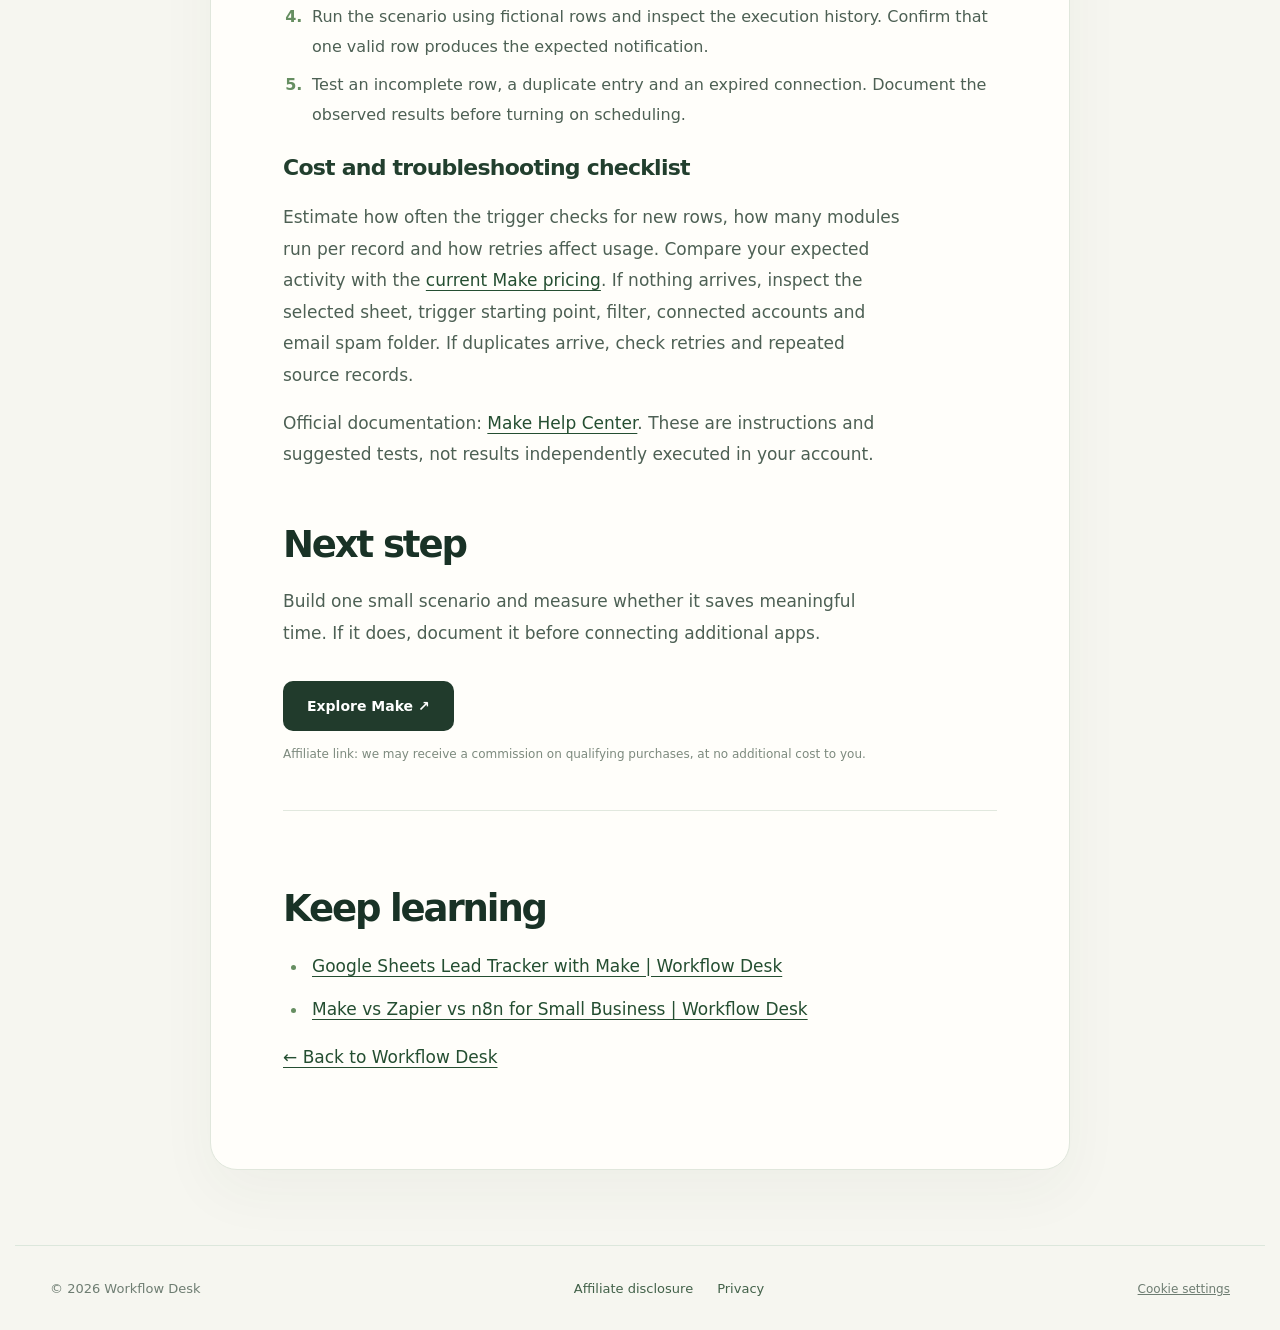
<file: guides/automate-small-business-with-make.html>
<!doctype html><html lang="en"><head><meta charset="utf-8"><meta name="viewport" content="width=device-width,initial-scale=1"><title>How to Automate Your Small Business with Make | Workflow Desk</title><link rel="stylesheet" href="../style.css"><style>.article{max-width:790px;margin:0 auto;padding:70px 0 100px}.article h1{font-size:clamp(40px,6vw,70px)}.article h2{font-size:32px;margin-top:55px}.article h3{font-size:22px;margin-top:30px}.article p,.article li{font-size:17px;line-height:1.85;color:#46574b}.article li{margin:12px 0}.article ol,.article ul{padding-left:25px}.note{background:#eaf0e7;padding:22px;border-radius:12px;margin:28px 0}.article code{background:#eaf0e7;padding:3px 6px;border-radius:4px}.article a:not(.button){text-decoration:underline;text-underline-offset:3px}.article .intro{font-size:20px}.article .button{color:#fff}</style><meta name="description" content="A beginner-friendly guide to automating small business tasks with Make and Google Sheets, including setup, testing, privacy and cost considerations."><link rel="canonical" href="https://workflow-desk.lenix-camargo.workers.dev/guides/automate-small-business-with-make.html"><meta property="og:type" content="article"><meta property="og:title" content="How to Automate Your Small Business with Make | Workflow Desk"><meta property="og:description" content="A beginner-friendly guide to automating small business tasks with Make and Google Sheets, including setup, testing, privacy and cost considerations."><meta property="og:url" content="https://workflow-desk.lenix-camargo.workers.dev/guides/automate-small-business-with-make.html"><meta name="twitter:card" content="summary"><meta name="twitter:title" content="How to Automate Your Small Business with Make | Workflow Desk"><meta name="twitter:description" content="A beginner-friendly guide to automating small business tasks with Make and Google Sheets, including setup, testing, privacy and cost considerations."><script type="application/ld+json">{"@context":"https://schema.org","@type":"Article","name":"How to Automate Your Small Business with Make | Workflow Desk","headline":"How to Automate Your Small Business with Make | Workflow Desk","description":"A beginner-friendly guide to automating small business tasks with Make and Google Sheets, including setup, testing, privacy and cost considerations.","url":"https://workflow-desk.lenix-camargo.workers.dev/guides/automate-small-business-with-make.html","inLanguage":"en-US","isPartOf":{"@type":"WebSite","name":"Workflow Desk","url":"https://workflow-desk.lenix-camargo.workers.dev/"}}</script><style>.deep-dive{border-top:1px solid #dce1da;margin-top:45px;padding-top:30px}.deep-dive h2{font-size:clamp(26px,3vw,34px)}.deep-dive h3{font-size:22px;margin-top:26px}.deep-dive li{font-size:16px;line-height:1.8;margin:9px 0;color:#46574b}.deep-dive code{background:#eaf0e7;padding:2px 5px;border-radius:4px}.sample{overflow-x:auto;margin:24px 0;border:1px solid #dce1da;border-radius:10px}.sample table{border-collapse:collapse;width:100%;min-width:570px;font-size:14px}.sample th,.sample td{text-align:left;padding:13px;border-bottom:1px solid #dce1da}.sample th{background:#eaf0e7}.deep-dive a{overflow-wrap:anywhere}</style><link rel="stylesheet" href="../guides.css"></head><body class="wd-guide"><header><a class="brand" href="../index.html" aria-label="Workflow Desk home"><span class="brand-mark" aria-hidden="true">W.</span><span>WORKFLOW DESK</span></a><nav><a href="../index.html#guides">Guides</a><a href="../index.html#tools">Tools</a><a href="../disclosure.html">Disclosure</a></nav></header><main><article class="article"><span class="eyebrow">BEGINNER GUIDE / BUSINESS AUTOMATION</span><h1>How to automate your small business with Make</h1><p class="intro">Start with one repetitive task, not a complicated system. This walkthrough shows how to use a spreadsheet to trigger a simple follow-up workflow, while keeping a person responsible for customer communication.</p><div class="note"><strong>Affiliate disclosure:</strong> This article contains a referral link to Make. We may earn a commission from a qualifying purchase, at no extra cost to you. The tutorial is educational and is not sponsored by Make. <a href="../disclosure.html">Full disclosure</a>.</div><aside class="article-quickstart" aria-label="Optional hands-on practice"><div><strong>Build alongside the guide</strong><p>Open Make's free plan to explore the scenario builder as you follow each step. Affiliate link; a commission may be earned on qualifying purchases.</p></div><a class="quickstart-link" href="https://www.make.com/en/register?pc=lenixeduardo" target="_blank" rel="sponsored noopener noreferrer">Start with Make free ↗</a></aside><h2>What should you automate first?</h2><p>Choose a task that happens repeatedly, follows clear rules and has an easy way to verify the result. For example, when a team adds a new enquiry to a Google Sheet, Make can notify the person responsible for following up. That removes the need to check the sheet manually throughout the day.</p><p>For your first project, use a notification to your own inbox rather than sending automatic messages to customers. This avoids accidental duplicate messages and gives you a safe place to test.</p><h2>What you need</h2><ul><li>A Google account with access to Google Sheets.</li><li>A Make account and permission to connect your Google account.</li><li>A test spreadsheet with columns <code>Created at</code>, <code>Customer</code>, <code>Request</code>, and <code>Status</code>.</li><li>An email inbox you control for receiving test notifications.</li></ul><p>You can <a href="https://www.make.com/en/register?pc=lenixeduardo" rel="sponsored noopener noreferrer" target="_blank">create a Make account using our affiliate link</a>. Check Make's current pricing and usage limits before choosing a plan.</p><h2>Step-by-step: spreadsheet to email notification</h2><ol><li><strong>Prepare the spreadsheet.</strong> Create a Google Sheet called <em>Enquiry Tracker</em> with the four headers above. Add one fictional test entry; avoid real customer data while experimenting.</li><li><strong>Create a scenario in Make.</strong> Open Make, select <em>Create a new scenario</em> and add a Google Sheets module that watches for new rows. Connect your Google account and select the spreadsheet and sheet.</li><li><strong>Choose a starting point.</strong> Configure where the watch module should begin reading. For a clean test, start with new rows added after setup, if that option is available in your configuration.</li><li><strong>Add an email step.</strong> Add a supported email module, such as Gmail, to send a message to your own address. Set a descriptive subject like <em>New enquiry requires review</em> and map the customer and request fields into the email body.</li><li><strong>Run a controlled test.</strong> Use Make's test/run option, then add a new fictional row to the sheet. Check whether the scenario detected the row and whether the notification arrived. Depending on your trigger and schedule settings, detection may not be immediate.</li><li><strong>Review before enabling.</strong> Confirm that a single row results in the intended notification, that blank or malformed rows are handled, and that no customer-facing messages are being sent.</li><li><strong>Enable and monitor.</strong> Turn on scheduling only after the test succeeds. Revisit the scenario history periodically for errors and usage.</li></ol><div class="note"><strong>Important:</strong> The exact module names and available options can change. Use Make's current interface and official documentation when configuring the scenario. We have not claimed that this particular workflow was independently tested on your account.</div><h2>How much does automation cost?</h2><p>The cost depends on your Make plan, the number of module executions or credits, the frequency of checks, and any third-party services. A simple notification can still consume usage. Start with a small test and review the usage report rather than assuming that every workflow is free forever.</p><h2>Common mistakes to avoid</h2><ul><li><strong>Automating a broken process:</strong> clarify who owns each enquiry before automating handoffs.</li><li><strong>Sending duplicate emails:</strong> test retries and watch-module starting points.</li><li><strong>Ignoring privacy:</strong> connect only the accounts and data you are authorized to process; avoid placing sensitive information in notifications.</li><li><strong>Skipping monitoring:</strong> a scenario can stop working when an account connection expires or a spreadsheet structure changes.</li><li><strong>Assuming instant delivery:</strong> scheduled polling and provider limits may delay notifications.</li></ul><h2>Frequently asked questions</h2><h3>Do I need to know how to code?</h3><p>No. Make provides a visual scenario builder. Understanding data fields, conditions and error handling still helps.</p><h3>Can I automate customer replies?</h3><p>Potentially, but start with internal notifications. Before sending customer messages, check consent, applicable marketing rules, duplicate prevention and the content of each reply.</p><h3>Will this make my business run automatically?</h3><p>No. It automates a defined handoff. People still need to review enquiries, handle exceptions and maintain the workflow.</p><section class="deep-dive"><h2>Worked example: an enquiry notification</h2><p>Consider a fictional repair shop that records incoming enquiries in Google Sheets. The first automation sends an internal notification so a staff member can review the request. It does not automatically contact customers or promise an appointment.</p><h3>Sample rows for testing</h3><div class="sample"><table><thead><tr><th>Created at</th><th>Customer</th><th>Request</th><th>Status</th></tr></thead><tbody><tr><td>2026-11-04 09:00</td><td>Demo Customer A</td><td>Repair estimate</td><td>New</td></tr><tr><td>2026-11-04 09:15</td><td>Demo Customer B</td><td>Availability question</td><td>New</td></tr></tbody></table></div><h3>Build and verify the scenario</h3><ol><li>Set the Google Sheets watch module to the correct spreadsheet and worksheet. Choose the starting point deliberately to avoid replaying older records.</li><li>Add a filter requiring non-empty Customer and Request fields.</li><li>Connect a supported email module to your own test inbox. Map the row's Customer and Request fields into a clear internal notification.</li><li>Run the scenario using fictional rows and inspect the execution history. Confirm that one valid row produces the expected notification.</li><li>Test an incomplete row, a duplicate entry and an expired connection. Document the observed results before turning on scheduling.</li></ol><h3>Cost and troubleshooting checklist</h3><p>Estimate how often the trigger checks for new rows, how many modules run per record and how retries affect usage. Compare your expected activity with the <a href="https://www.make.com/en/pricing" target="_blank" rel="noopener noreferrer">current Make pricing</a>. If nothing arrives, inspect the selected sheet, trigger starting point, filter, connected accounts and email spam folder. If duplicates arrive, check retries and repeated source records.</p><p>Official documentation: <a href="https://www.make.com/en/help" target="_blank" rel="noopener noreferrer">Make Help Center</a>. These are instructions and suggested tests, not results independently executed in your account.</p></section><h2>Next step</h2><p>Build one small scenario and measure whether it saves meaningful time. If it does, document it before connecting additional apps.</p><a class="button" href="https://www.make.com/en/register?pc=lenixeduardo" target="_blank" rel="sponsored noopener noreferrer">Explore Make ↗</a><p class="disclose">Affiliate link: we may receive a commission on qualifying purchases, at no additional cost to you.</p><section aria-label="Related guides" style="padding:25px 0;border-top:1px solid #dce1da"><h2>Keep learning</h2><ul><li><a href="../guides/google-sheets-lead-tracker.html">Google Sheets Lead Tracker with Make | Workflow Desk</a></li><li><a href="../guides/make-vs-zapier-vs-n8n.html">Make vs Zapier vs n8n for Small Business | Workflow Desk</a></li></ul></section><p><a href="../index.html">← Back to Workflow Desk</a></p></article></main><footer><span>© 2026 Workflow Desk</span><div><a href="../disclosure.html">Affiliate disclosure</a><a href="../privacy.html">Privacy</a></div></footer><script src="../analytics-config.js"></script><script src="../affiliate-tracking.js"></script></body></html>
</file>
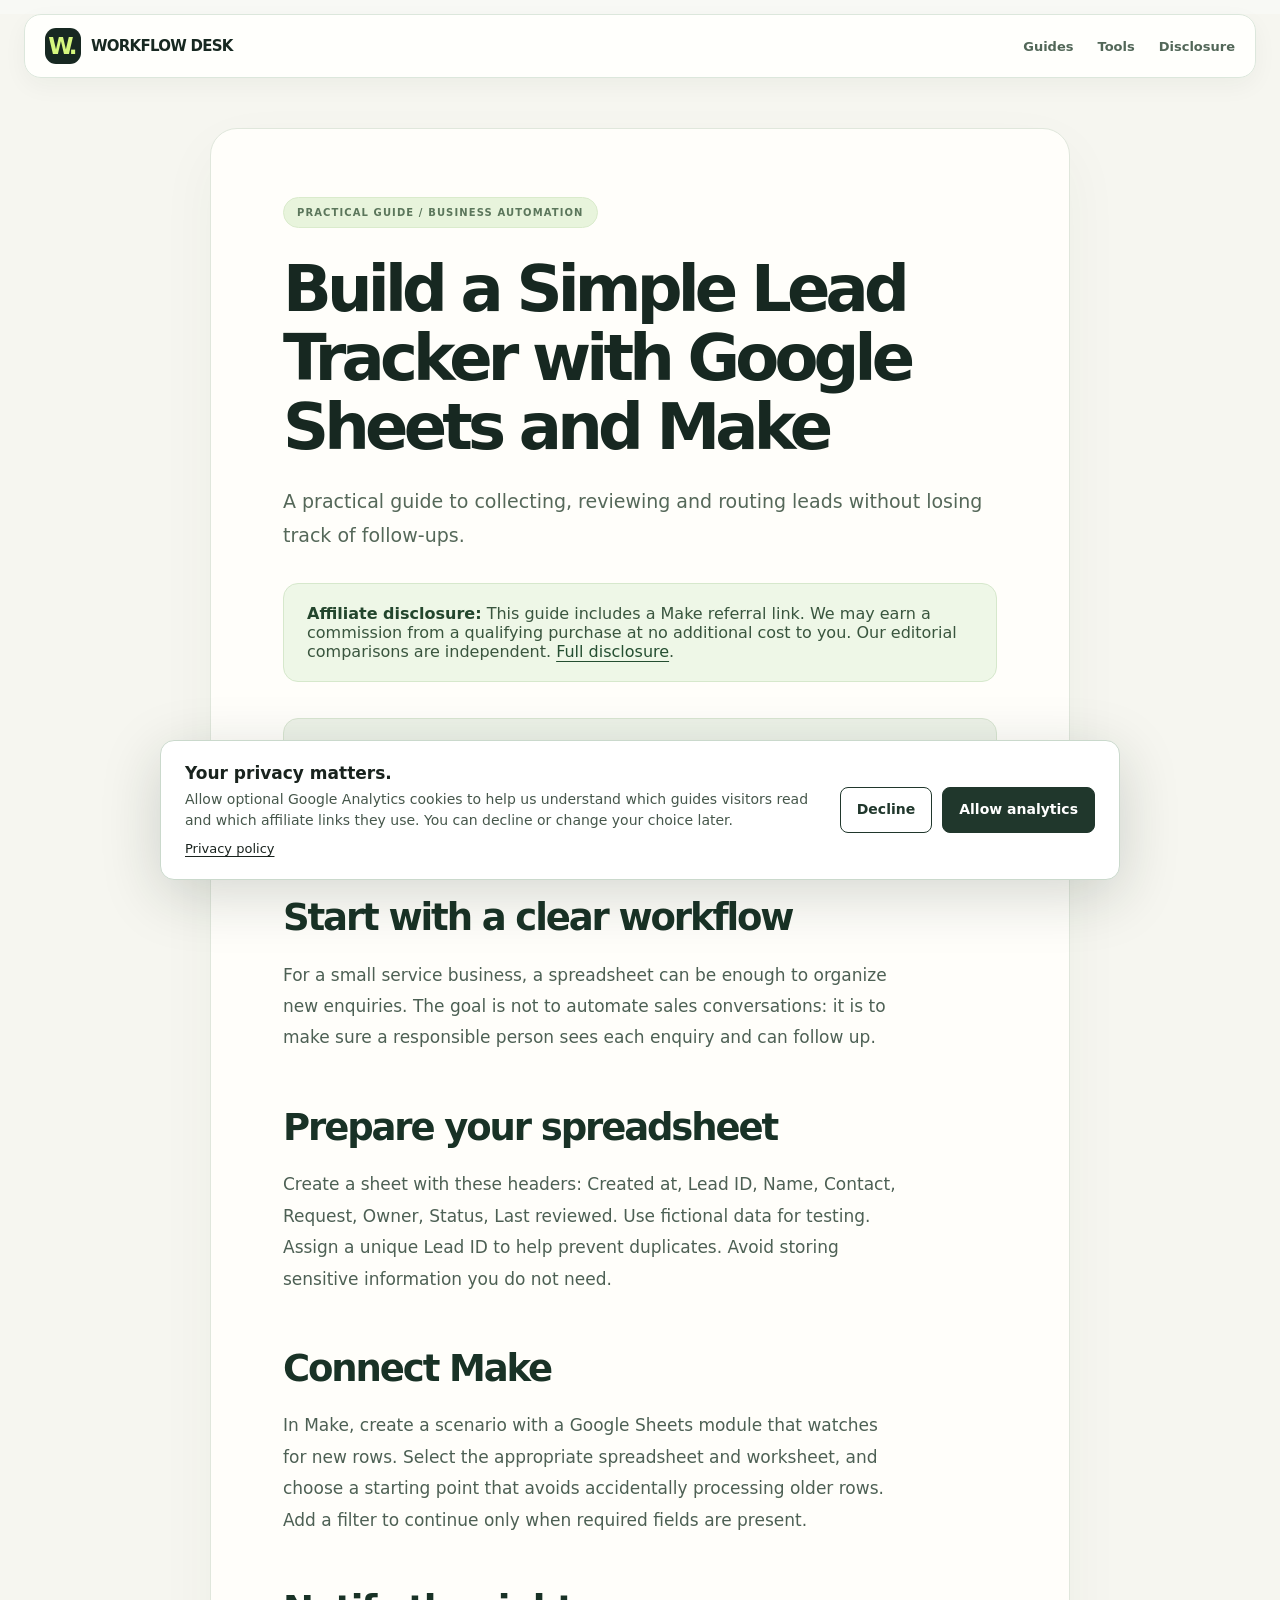
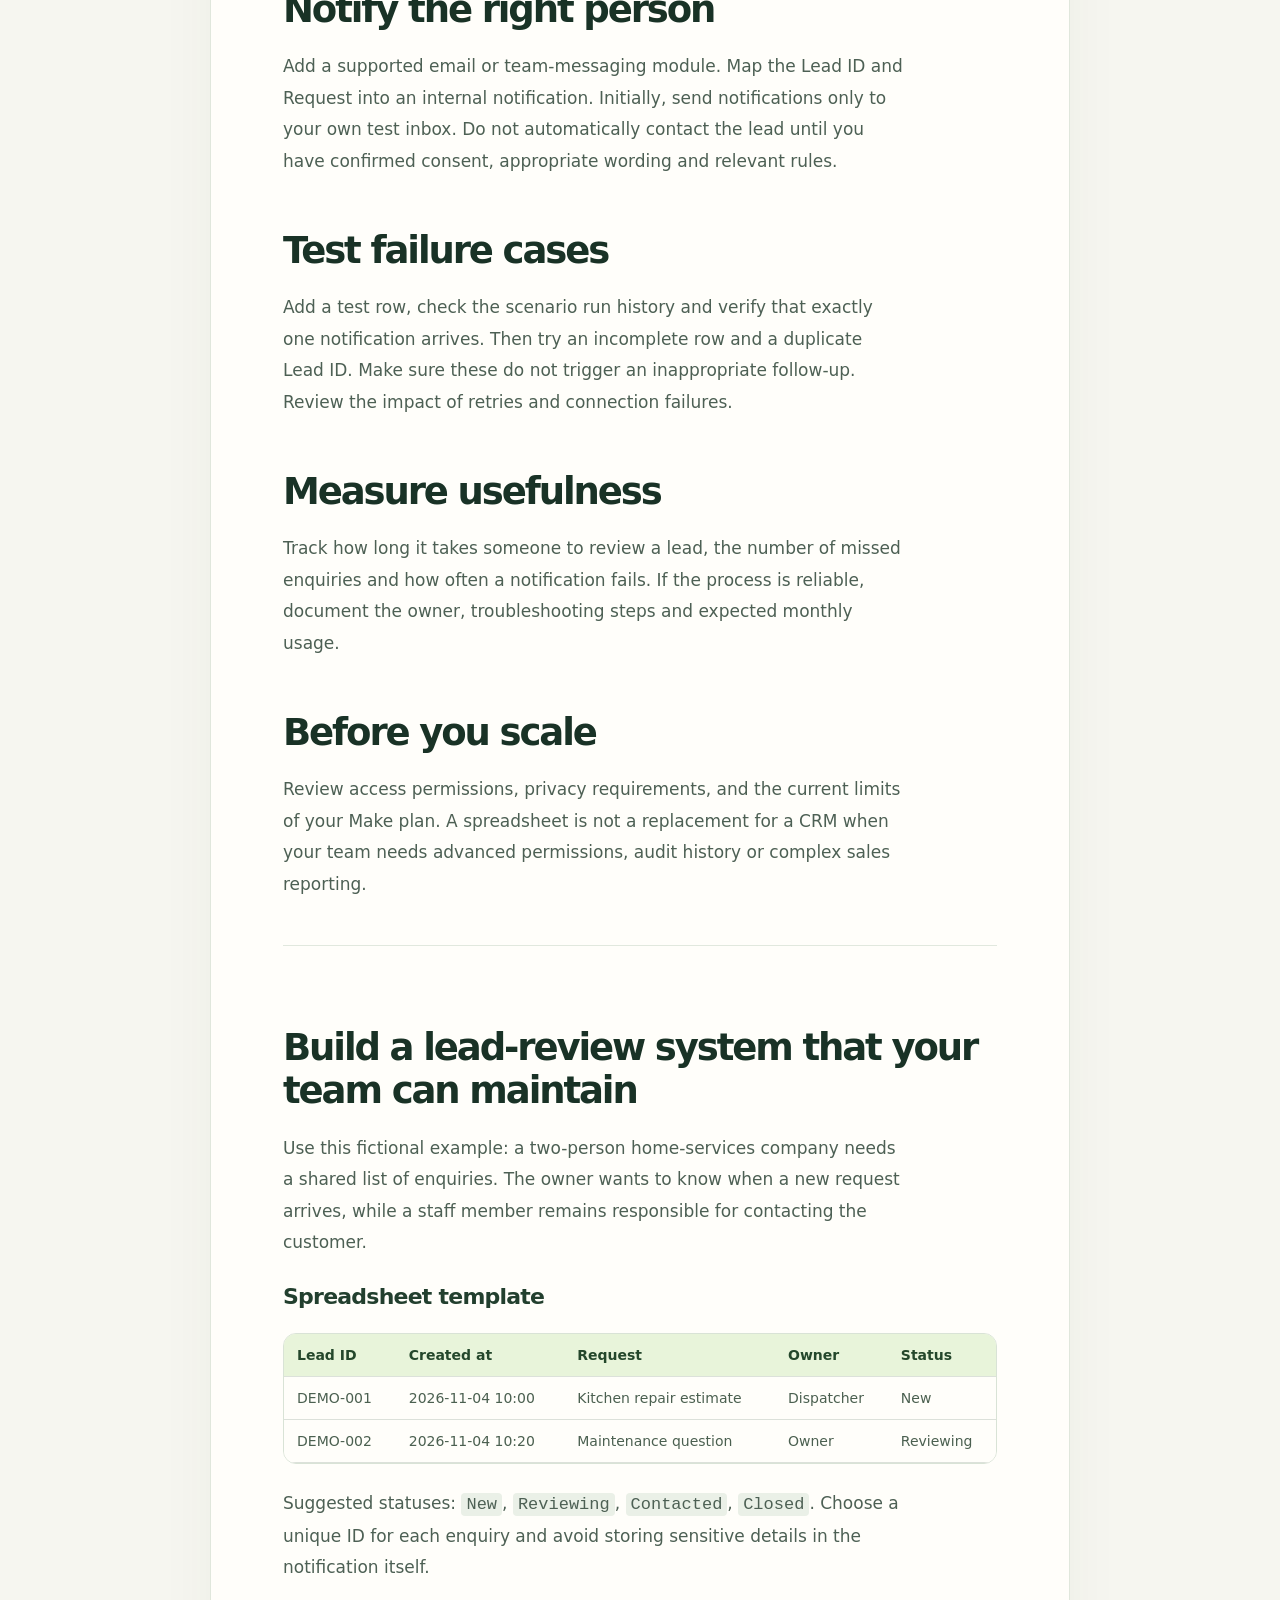
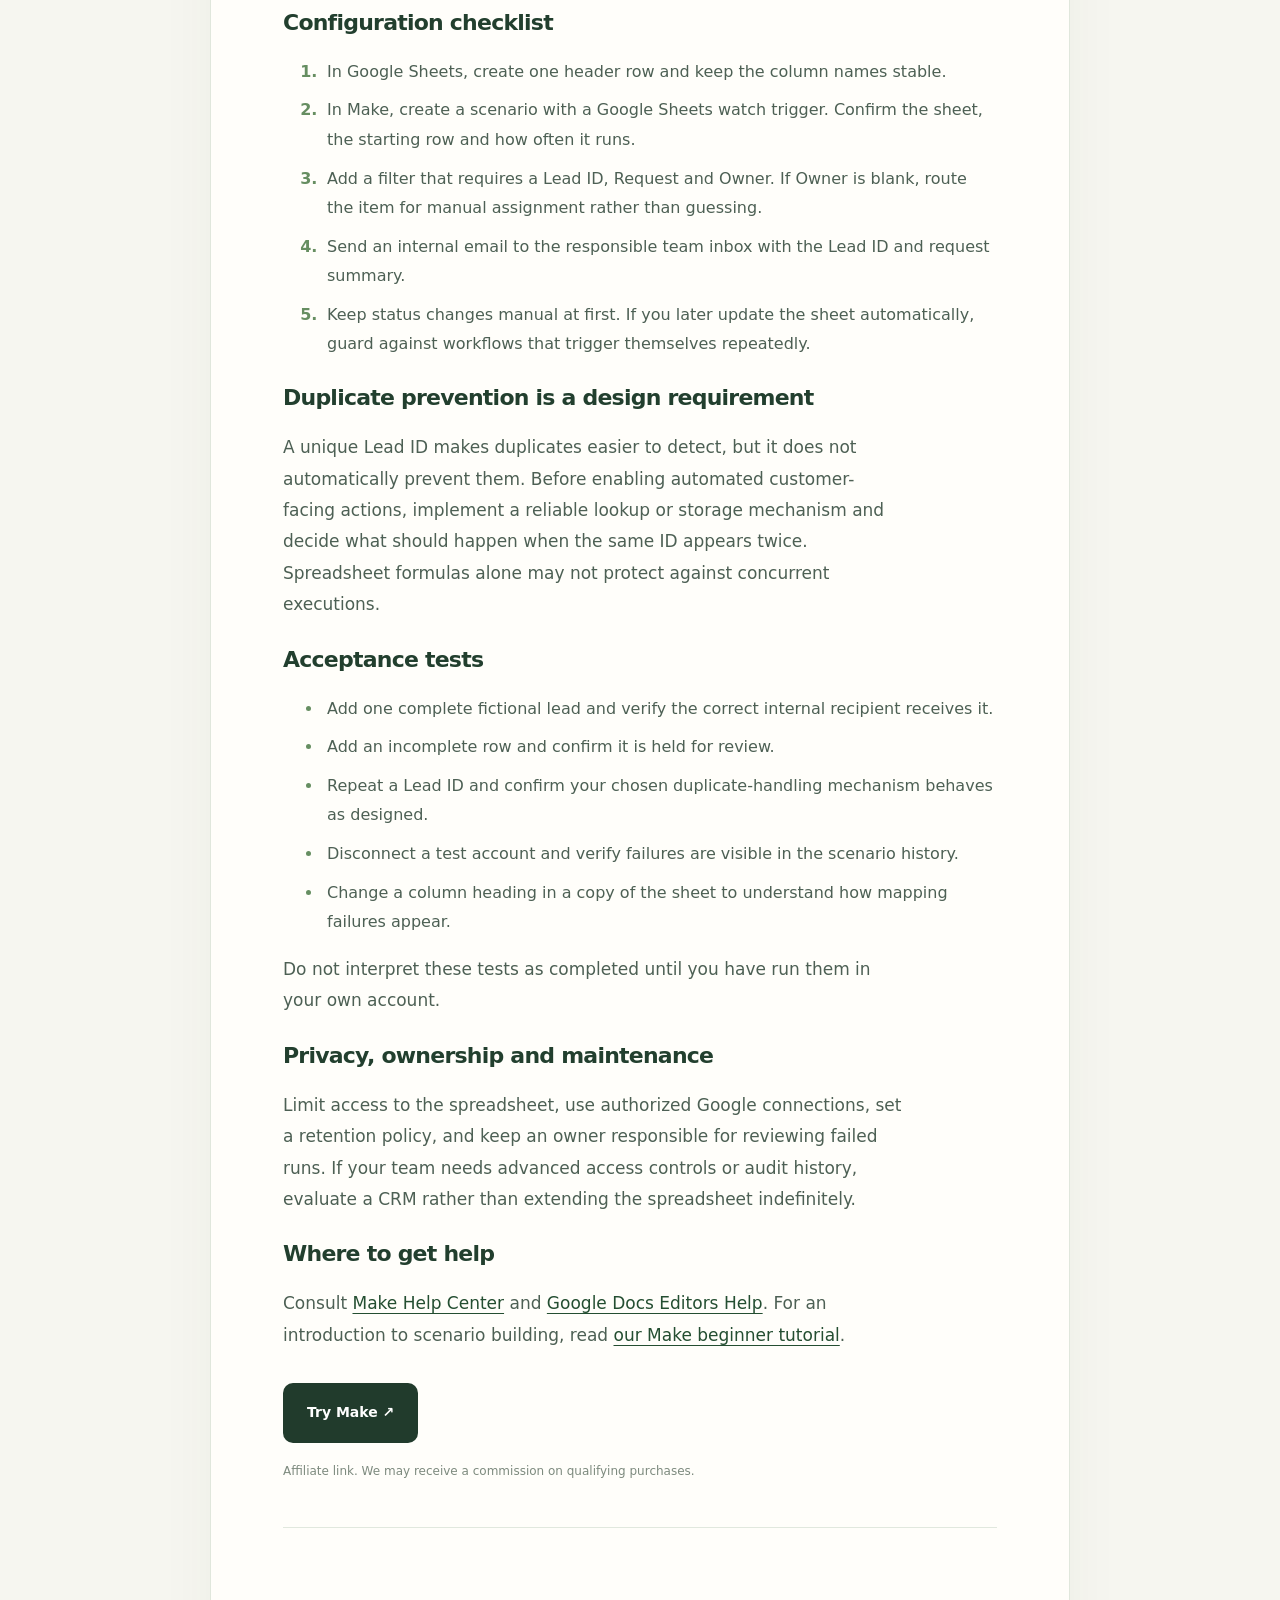
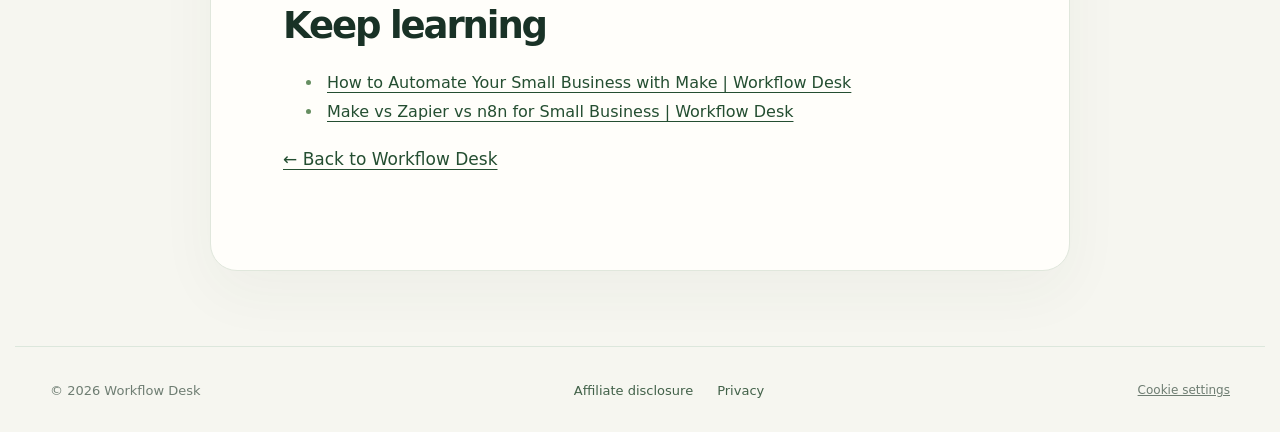
<file: guides/google-sheets-lead-tracker.html>
<!doctype html><html lang="en"><head><meta charset="utf-8"><meta name="viewport" content="width=device-width,initial-scale=1"><title>Google Sheets Lead Tracker with Make | Workflow Desk</title><link rel="stylesheet" href="../style.css"><style>.article{max-width:790px;margin:0 auto;padding:70px 0 100px}.article h1{font-size:clamp(40px,6vw,68px)}.article h2{font-size:30px;margin-top:45px}.article p{font-size:17px;line-height:1.85;color:#46574b}.note{background:#eaf0e7;padding:22px;border-radius:12px;margin:30px 0}.article a:not(.button){text-decoration:underline;text-underline-offset:3px}</style><meta name="description" content="Learn to build a simple lead tracking workflow with Google Sheets and Make, including notifications, duplicate prevention and testing."><link rel="canonical" href="https://workflow-desk.lenix-camargo.workers.dev/guides/google-sheets-lead-tracker.html"><meta property="og:type" content="article"><meta property="og:title" content="Google Sheets Lead Tracker with Make | Workflow Desk"><meta property="og:description" content="Learn to build a simple lead tracking workflow with Google Sheets and Make, including notifications, duplicate prevention and testing."><meta property="og:url" content="https://workflow-desk.lenix-camargo.workers.dev/guides/google-sheets-lead-tracker.html"><meta name="twitter:card" content="summary"><meta name="twitter:title" content="Google Sheets Lead Tracker with Make | Workflow Desk"><meta name="twitter:description" content="Learn to build a simple lead tracking workflow with Google Sheets and Make, including notifications, duplicate prevention and testing."><script type="application/ld+json">{"@context":"https://schema.org","@type":"Article","name":"Google Sheets Lead Tracker with Make | Workflow Desk","headline":"Google Sheets Lead Tracker with Make | Workflow Desk","description":"Learn to build a simple lead tracking workflow with Google Sheets and Make, including notifications, duplicate prevention and testing.","url":"https://workflow-desk.lenix-camargo.workers.dev/guides/google-sheets-lead-tracker.html","inLanguage":"en-US","isPartOf":{"@type":"WebSite","name":"Workflow Desk","url":"https://workflow-desk.lenix-camargo.workers.dev/"}}</script><style>.deep-dive{border-top:1px solid #dce1da;margin-top:45px;padding-top:30px}.deep-dive h2{font-size:clamp(26px,3vw,34px)}.deep-dive h3{font-size:22px;margin-top:26px}.deep-dive li{font-size:16px;line-height:1.8;margin:9px 0;color:#46574b}.deep-dive code{background:#eaf0e7;padding:2px 5px;border-radius:4px}.sample{overflow-x:auto;margin:24px 0;border:1px solid #dce1da;border-radius:10px}.sample table{border-collapse:collapse;width:100%;min-width:570px;font-size:14px}.sample th,.sample td{text-align:left;padding:13px;border-bottom:1px solid #dce1da}.sample th{background:#eaf0e7}.deep-dive a{overflow-wrap:anywhere}</style><link rel="stylesheet" href="../guides.css"></head><body class="wd-guide"><header><a class="brand" href="../index.html" aria-label="Workflow Desk home"><span class="brand-mark" aria-hidden="true">W.</span><span>WORKFLOW DESK</span></a><nav><a href="../index.html#guides">Guides</a><a href="../index.html#tools">Tools</a><a href="../disclosure.html">Disclosure</a></nav></header><main><article class="article"><span class="eyebrow">PRACTICAL GUIDE / BUSINESS AUTOMATION</span><h1>Build a Simple Lead Tracker with Google Sheets and Make</h1><p>A practical guide to collecting, reviewing and routing leads without losing track of follow-ups.</p><div class="note"><strong>Affiliate disclosure:</strong> This guide includes a Make referral link. We may earn a commission from a qualifying purchase at no additional cost to you. Our editorial comparisons are independent. <a href="../disclosure.html">Full disclosure</a>.</div><aside class="article-quickstart" aria-label="Optional hands-on practice"><div><strong>Set up a practice lead tracker</strong><p>Use fictional data first, and review the automation before it messages anyone. Affiliate link; a commission may be earned on qualifying purchases.</p></div><a class="quickstart-link" href="https://www.make.com/en/register?pc=lenixeduardo" target="_blank" rel="sponsored noopener noreferrer">Explore Make free ↗</a></aside><section style="padding:0;border:0"><h2>Start with a clear workflow</h2><p>For a small service business, a spreadsheet can be enough to organize new enquiries. The goal is not to automate sales conversations: it is to make sure a responsible person sees each enquiry and can follow up.</p></section><section style="padding:0;border:0"><h2>Prepare your spreadsheet</h2><p>Create a sheet with these headers: Created at, Lead ID, Name, Contact, Request, Owner, Status, Last reviewed. Use fictional data for testing. Assign a unique Lead ID to help prevent duplicates. Avoid storing sensitive information you do not need.</p></section><section style="padding:0;border:0"><h2>Connect Make</h2><p>In Make, create a scenario with a Google Sheets module that watches for new rows. Select the appropriate spreadsheet and worksheet, and choose a starting point that avoids accidentally processing older rows. Add a filter to continue only when required fields are present.</p></section><section style="padding:0;border:0"><h2>Notify the right person</h2><p>Add a supported email or team-messaging module. Map the Lead ID and Request into an internal notification. Initially, send notifications only to your own test inbox. Do not automatically contact the lead until you have confirmed consent, appropriate wording and relevant rules.</p></section><section style="padding:0;border:0"><h2>Test failure cases</h2><p>Add a test row, check the scenario run history and verify that exactly one notification arrives. Then try an incomplete row and a duplicate Lead ID. Make sure these do not trigger an inappropriate follow-up. Review the impact of retries and connection failures.</p></section><section style="padding:0;border:0"><h2>Measure usefulness</h2><p>Track how long it takes someone to review a lead, the number of missed enquiries and how often a notification fails. If the process is reliable, document the owner, troubleshooting steps and expected monthly usage.</p></section><section style="padding:0;border:0"><h2>Before you scale</h2><p>Review access permissions, privacy requirements, and the current limits of your Make plan. A spreadsheet is not a replacement for a CRM when your team needs advanced permissions, audit history or complex sales reporting.</p></section><section class="deep-dive"><h2>Build a lead-review system that your team can maintain</h2><p>Use this fictional example: a two-person home-services company needs a shared list of enquiries. The owner wants to know when a new request arrives, while a staff member remains responsible for contacting the customer.</p><h3>Spreadsheet template</h3><div class="sample"><table><thead><tr><th>Lead ID</th><th>Created at</th><th>Request</th><th>Owner</th><th>Status</th></tr></thead><tbody><tr><td>DEMO-001</td><td>2026-11-04 10:00</td><td>Kitchen repair estimate</td><td>Dispatcher</td><td>New</td></tr><tr><td>DEMO-002</td><td>2026-11-04 10:20</td><td>Maintenance question</td><td>Owner</td><td>Reviewing</td></tr></tbody></table></div><p>Suggested statuses: <code>New</code>, <code>Reviewing</code>, <code>Contacted</code>, <code>Closed</code>. Choose a unique ID for each enquiry and avoid storing sensitive details in the notification itself.</p><h3>Configuration checklist</h3><ol><li>In Google Sheets, create one header row and keep the column names stable.</li><li>In Make, create a scenario with a Google Sheets watch trigger. Confirm the sheet, the starting row and how often it runs.</li><li>Add a filter that requires a Lead ID, Request and Owner. If Owner is blank, route the item for manual assignment rather than guessing.</li><li>Send an internal email to the responsible team inbox with the Lead ID and request summary.</li><li>Keep status changes manual at first. If you later update the sheet automatically, guard against workflows that trigger themselves repeatedly.</li></ol><h3>Duplicate prevention is a design requirement</h3><p>A unique Lead ID makes duplicates easier to detect, but it does not automatically prevent them. Before enabling automated customer-facing actions, implement a reliable lookup or storage mechanism and decide what should happen when the same ID appears twice. Spreadsheet formulas alone may not protect against concurrent executions.</p><h3>Acceptance tests</h3><ul><li>Add one complete fictional lead and verify the correct internal recipient receives it.</li><li>Add an incomplete row and confirm it is held for review.</li><li>Repeat a Lead ID and confirm your chosen duplicate-handling mechanism behaves as designed.</li><li>Disconnect a test account and verify failures are visible in the scenario history.</li><li>Change a column heading in a copy of the sheet to understand how mapping failures appear.</li></ul><p>Do not interpret these tests as completed until you have run them in your own account.</p><h3>Privacy, ownership and maintenance</h3><p>Limit access to the spreadsheet, use authorized Google connections, set a retention policy, and keep an owner responsible for reviewing failed runs. If your team needs advanced access controls or audit history, evaluate a CRM rather than extending the spreadsheet indefinitely.</p><h3>Where to get help</h3><p>Consult <a href="https://www.make.com/en/help" target="_blank" rel="noopener noreferrer">Make Help Center</a> and <a href="https://support.google.com/docs/" target="_blank" rel="noopener noreferrer">Google Docs Editors Help</a>. For an introduction to scenario building, read <a href="automate-small-business-with-make.html">our Make beginner tutorial</a>.</p></section><p><a class="button" href="https://www.make.com/en/register?pc=lenixeduardo" rel="sponsored noopener noreferrer" target="_blank">Try Make ↗</a></p><p class="disclose">Affiliate link. We may receive a commission on qualifying purchases.</p><section aria-label="Related guides" style="padding:25px 0;border-top:1px solid #dce1da"><h2>Keep learning</h2><ul><li><a href="../guides/automate-small-business-with-make.html">How to Automate Your Small Business with Make | Workflow Desk</a></li><li><a href="../guides/make-vs-zapier-vs-n8n.html">Make vs Zapier vs n8n for Small Business | Workflow Desk</a></li></ul></section><p><a href="../index.html">← Back to Workflow Desk</a></p></article></main><footer><span>© 2026 Workflow Desk</span><div><a href="../disclosure.html">Affiliate disclosure</a><a href="../privacy.html">Privacy</a></div></footer><script src="../analytics-config.js"></script><script src="../affiliate-tracking.js"></script></body></html>
</file>
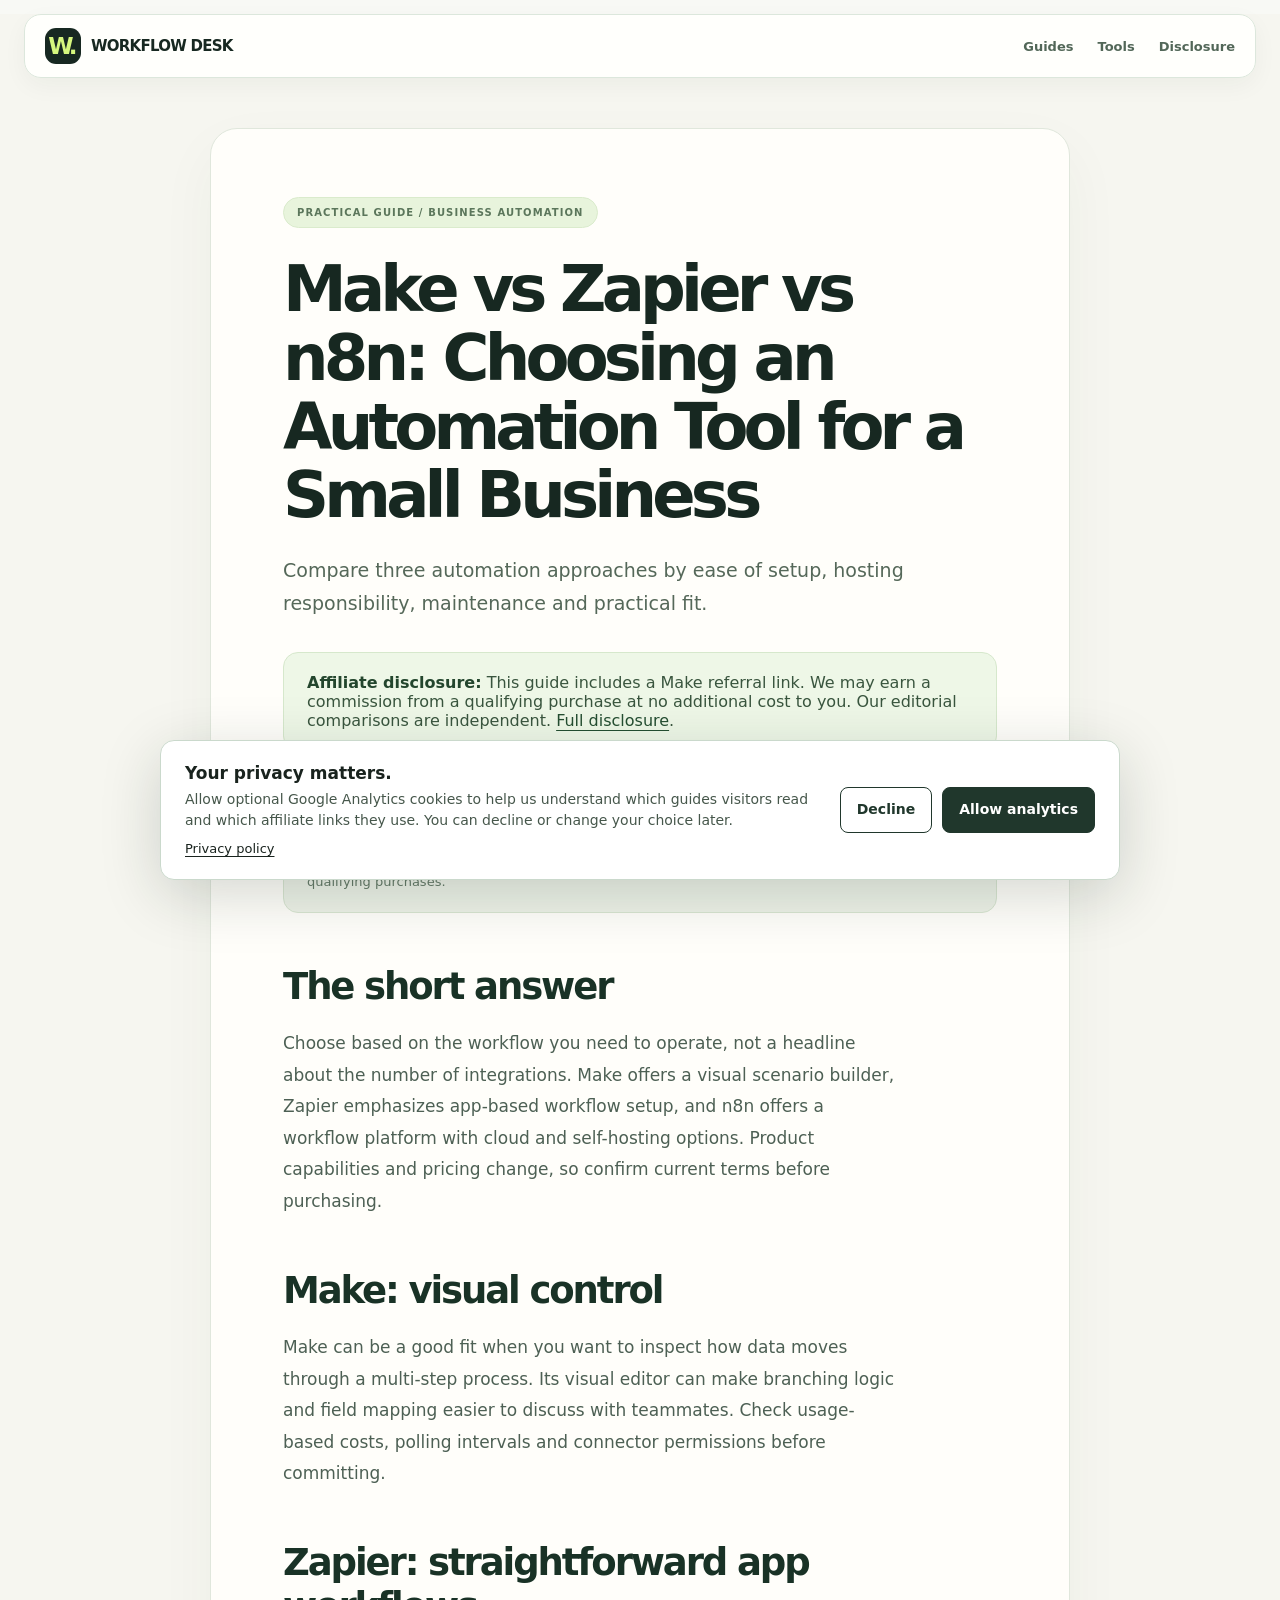
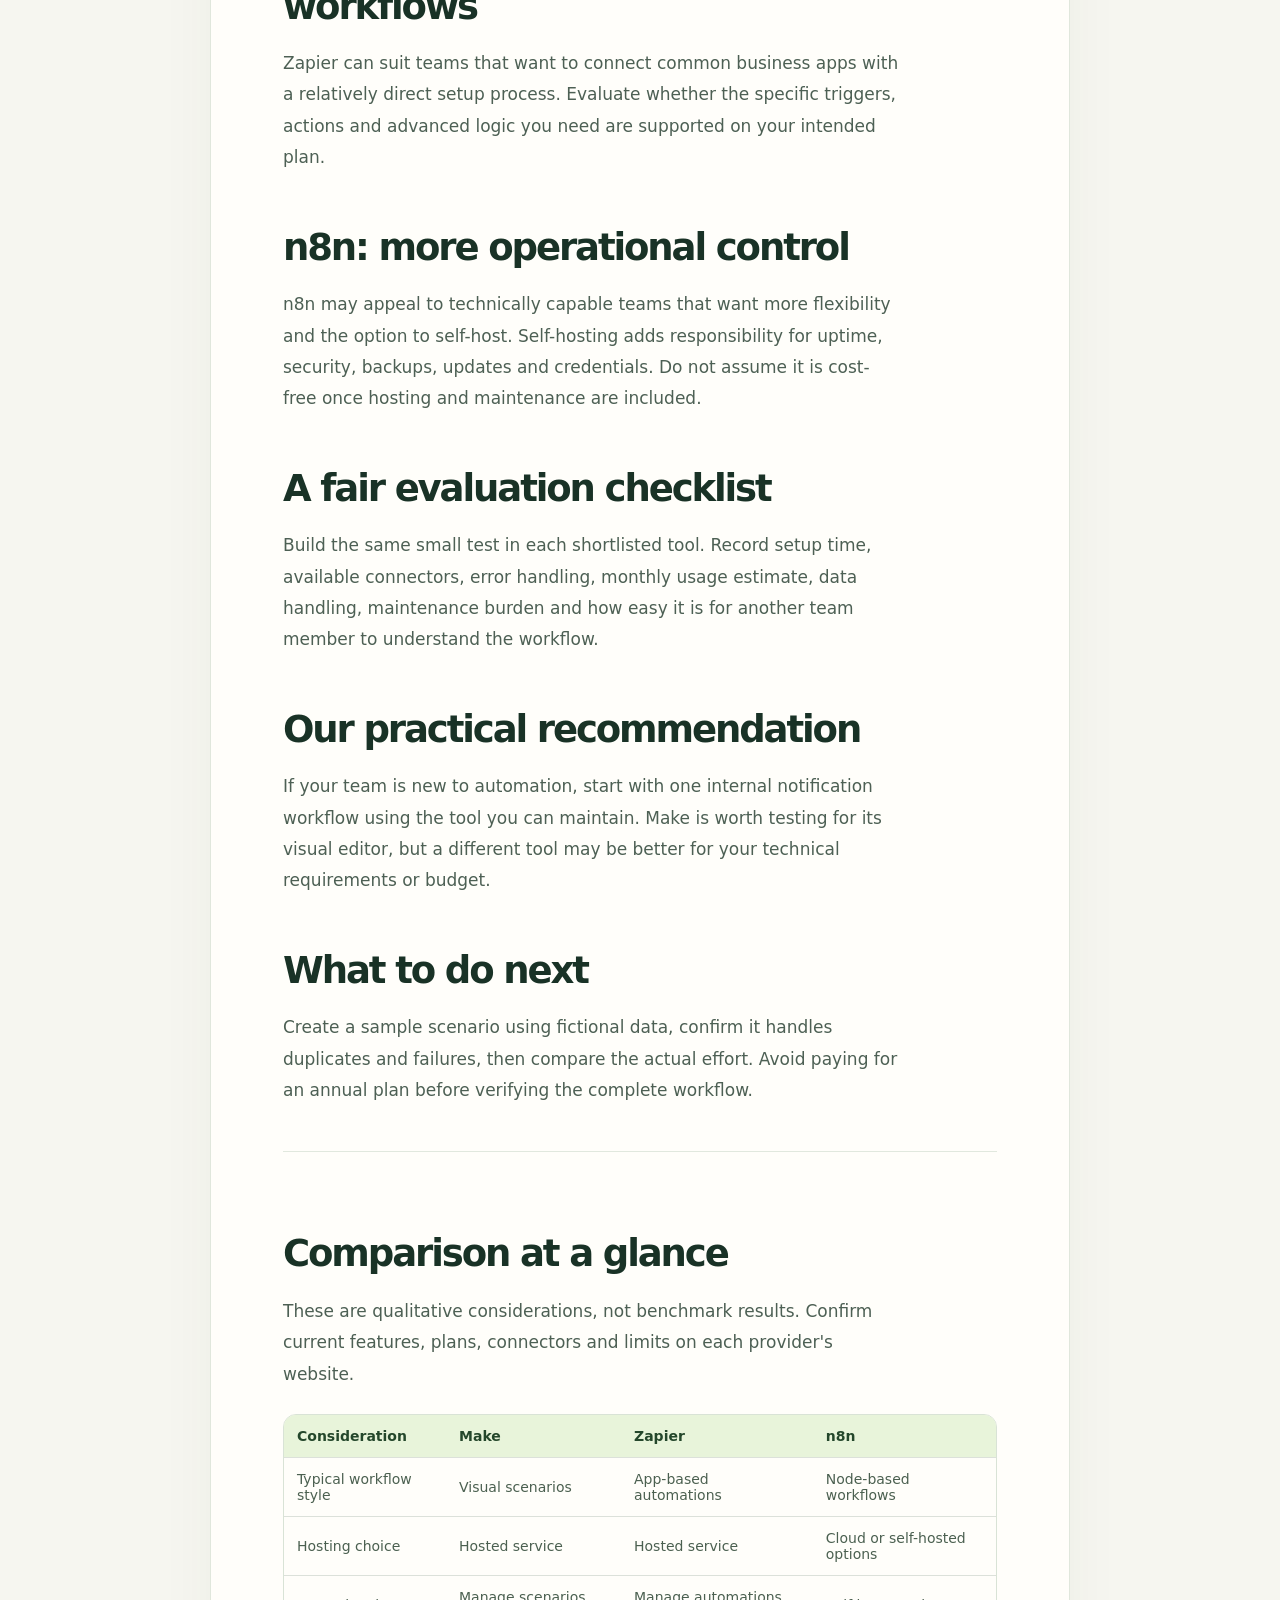
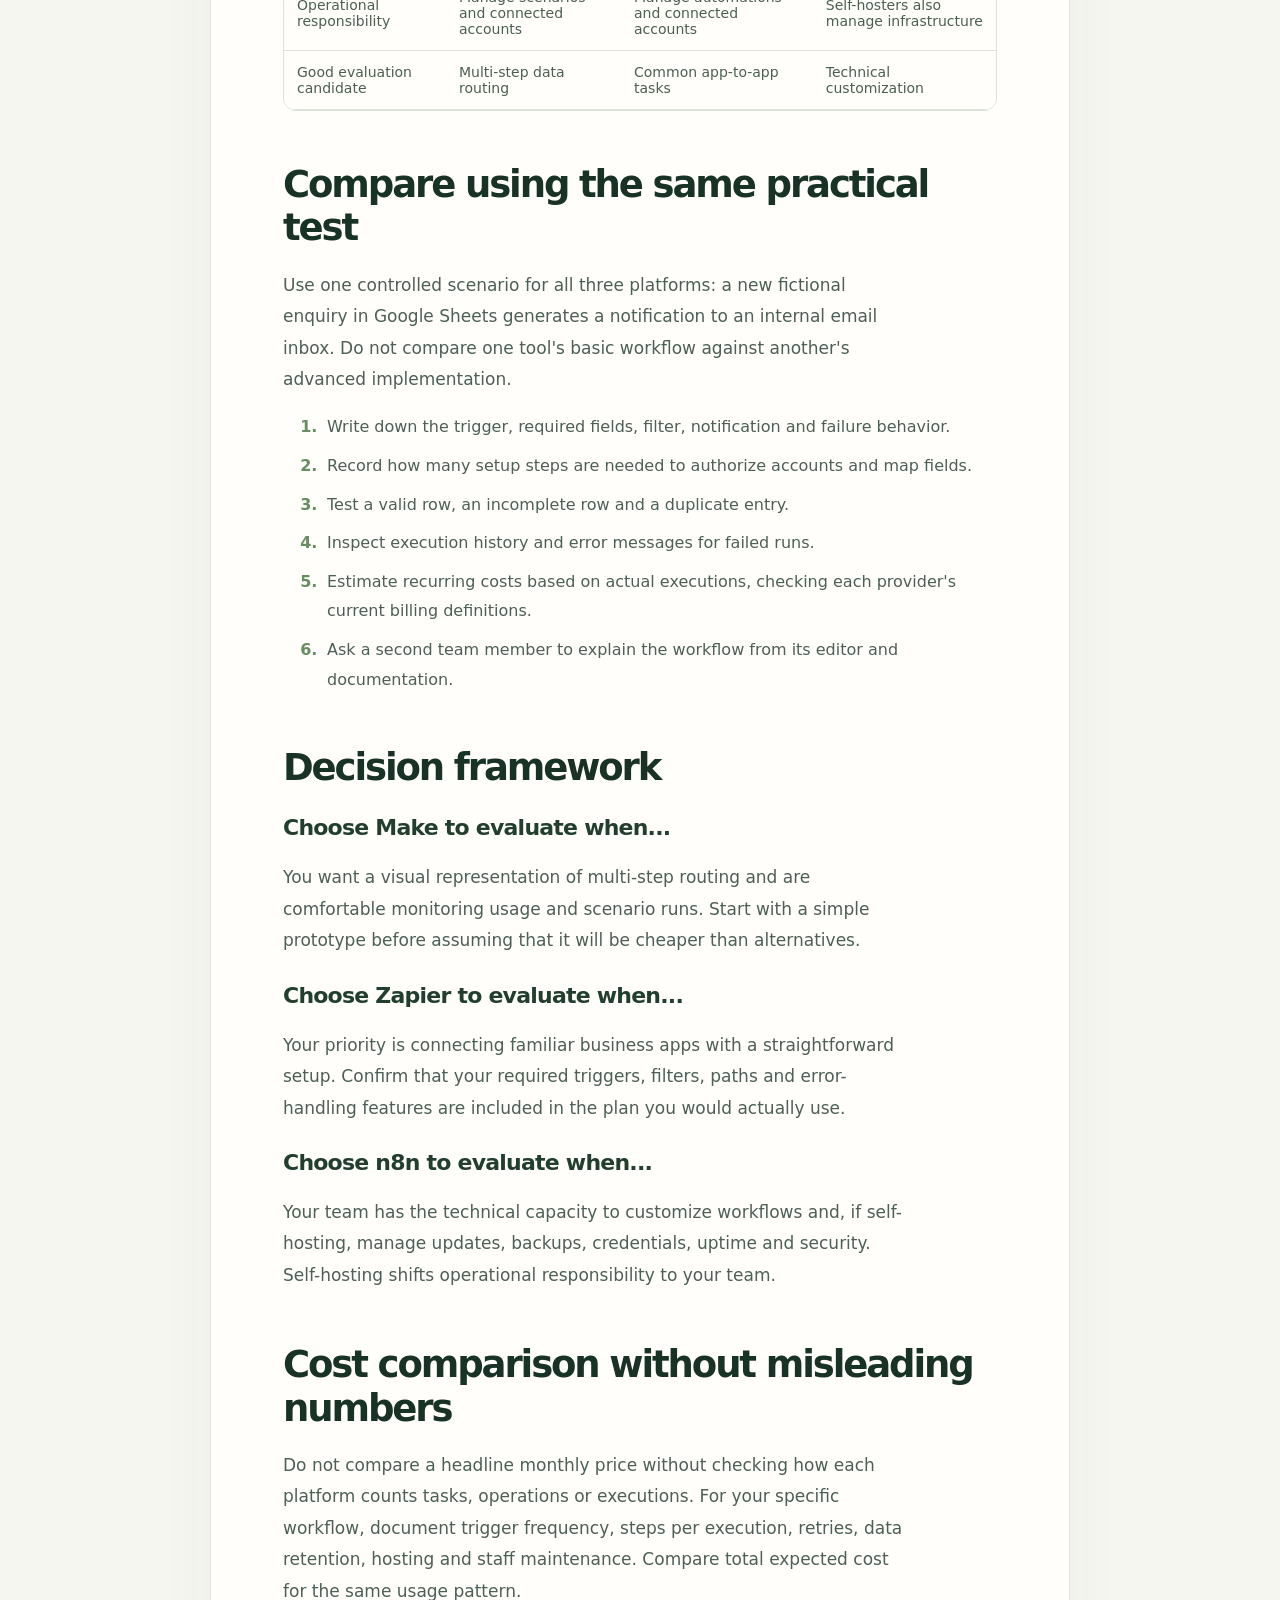
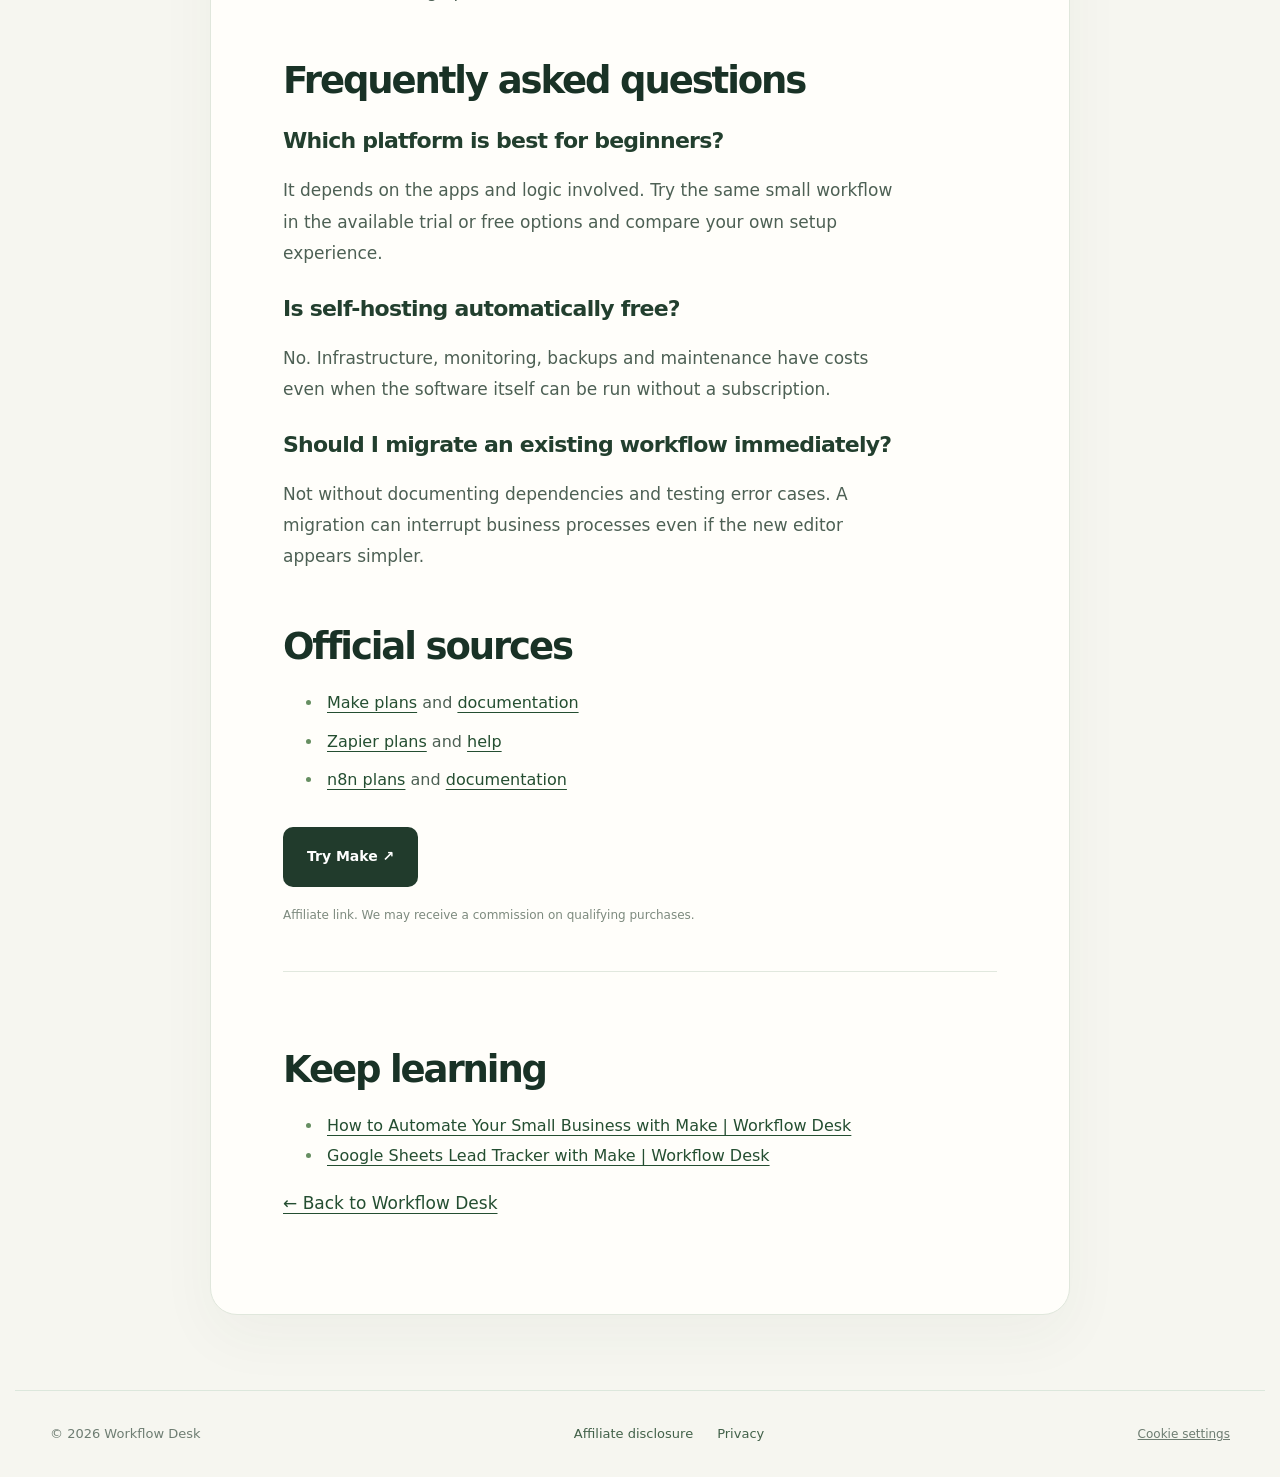
<file: guides/make-vs-zapier-vs-n8n.html>
<!doctype html><html lang="en"><head><meta charset="utf-8"><meta name="viewport" content="width=device-width,initial-scale=1"><title>Make vs Zapier vs n8n for Small Business | Workflow Desk</title><link rel="stylesheet" href="../style.css"><style>.article{max-width:790px;margin:0 auto;padding:70px 0 100px}.article h1{font-size:clamp(40px,6vw,68px)}.article h2{font-size:30px;margin-top:45px}.article p{font-size:17px;line-height:1.85;color:#46574b}.note{background:#eaf0e7;padding:22px;border-radius:12px;margin:30px 0}.article a:not(.button){text-decoration:underline;text-underline-offset:3px}</style><meta name="description" content="Compare Make, Zapier and n8n for small business automation by setup, maintenance, control and practical fit."><link rel="canonical" href="https://workflow-desk.lenix-camargo.workers.dev/guides/make-vs-zapier-vs-n8n.html"><meta property="og:type" content="article"><meta property="og:title" content="Make vs Zapier vs n8n for Small Business | Workflow Desk"><meta property="og:description" content="Compare Make, Zapier and n8n for small business automation by setup, maintenance, control and practical fit."><meta property="og:url" content="https://workflow-desk.lenix-camargo.workers.dev/guides/make-vs-zapier-vs-n8n.html"><meta name="twitter:card" content="summary"><meta name="twitter:title" content="Make vs Zapier vs n8n for Small Business | Workflow Desk"><meta name="twitter:description" content="Compare Make, Zapier and n8n for small business automation by setup, maintenance, control and practical fit."><script type="application/ld+json">{"@context":"https://schema.org","@type":"Article","name":"Make vs Zapier vs n8n for Small Business | Workflow Desk","headline":"Make vs Zapier vs n8n for Small Business | Workflow Desk","description":"Compare Make, Zapier and n8n for small business automation by setup, maintenance, control and practical fit.","url":"https://workflow-desk.lenix-camargo.workers.dev/guides/make-vs-zapier-vs-n8n.html","inLanguage":"en-US","isPartOf":{"@type":"WebSite","name":"Workflow Desk","url":"https://workflow-desk.lenix-camargo.workers.dev/"}}</script><style>.deep-dive{border-top:1px solid #dce1da;margin-top:45px;padding-top:30px}.deep-dive h2{font-size:clamp(26px,3vw,34px)}.deep-dive h3{font-size:22px;margin-top:26px}.deep-dive li{font-size:16px;line-height:1.8;margin:9px 0;color:#46574b}.deep-dive code{background:#eaf0e7;padding:2px 5px;border-radius:4px}.sample{overflow-x:auto;margin:24px 0;border:1px solid #dce1da;border-radius:10px}.sample table{border-collapse:collapse;width:100%;min-width:570px;font-size:14px}.sample th,.sample td{text-align:left;padding:13px;border-bottom:1px solid #dce1da}.sample th{background:#eaf0e7}.deep-dive a{overflow-wrap:anywhere}</style><link rel="stylesheet" href="../guides.css"></head><body class="wd-guide"><header><a class="brand" href="../index.html" aria-label="Workflow Desk home"><span class="brand-mark" aria-hidden="true">W.</span><span>WORKFLOW DESK</span></a><nav><a href="../index.html#guides">Guides</a><a href="../index.html#tools">Tools</a><a href="../disclosure.html">Disclosure</a></nav></header><main><article class="article"><span class="eyebrow">PRACTICAL GUIDE / BUSINESS AUTOMATION</span><h1>Make vs Zapier vs n8n: Choosing an Automation Tool for a Small Business</h1><p>Compare three automation approaches by ease of setup, hosting responsibility, maintenance and practical fit.</p><div class="note"><strong>Affiliate disclosure:</strong> This guide includes a Make referral link. We may earn a commission from a qualifying purchase at no additional cost to you. Our editorial comparisons are independent. <a href="../disclosure.html">Full disclosure</a>.</div><aside class="article-quickstart" aria-label="Optional hands-on practice"><div><strong>Compare with a working example</strong><p>Test the same small process on multiple platforms before choosing one. Affiliate link; a commission may be earned on qualifying purchases.</p></div><a class="quickstart-link" href="https://www.make.com/en/register?pc=lenixeduardo" target="_blank" rel="sponsored noopener noreferrer">Evaluate Make free ↗</a></aside><section style="padding:0;border:0"><h2>The short answer</h2><p>Choose based on the workflow you need to operate, not a headline about the number of integrations. Make offers a visual scenario builder, Zapier emphasizes app-based workflow setup, and n8n offers a workflow platform with cloud and self-hosting options. Product capabilities and pricing change, so confirm current terms before purchasing.</p></section><section style="padding:0;border:0"><h2>Make: visual control</h2><p>Make can be a good fit when you want to inspect how data moves through a multi-step process. Its visual editor can make branching logic and field mapping easier to discuss with teammates. Check usage-based costs, polling intervals and connector permissions before committing.</p></section><section style="padding:0;border:0"><h2>Zapier: straightforward app workflows</h2><p>Zapier can suit teams that want to connect common business apps with a relatively direct setup process. Evaluate whether the specific triggers, actions and advanced logic you need are supported on your intended plan.</p></section><section style="padding:0;border:0"><h2>n8n: more operational control</h2><p>n8n may appeal to technically capable teams that want more flexibility and the option to self-host. Self-hosting adds responsibility for uptime, security, backups, updates and credentials. Do not assume it is cost-free once hosting and maintenance are included.</p></section><section style="padding:0;border:0"><h2>A fair evaluation checklist</h2><p>Build the same small test in each shortlisted tool. Record setup time, available connectors, error handling, monthly usage estimate, data handling, maintenance burden and how easy it is for another team member to understand the workflow.</p></section><section style="padding:0;border:0"><h2>Our practical recommendation</h2><p>If your team is new to automation, start with one internal notification workflow using the tool you can maintain. Make is worth testing for its visual editor, but a different tool may be better for your technical requirements or budget.</p></section><section style="padding:0;border:0"><h2>What to do next</h2><p>Create a sample scenario using fictional data, confirm it handles duplicates and failures, then compare the actual effort. Avoid paying for an annual plan before verifying the complete workflow.</p></section><section class="deep-dive"><h2>Comparison at a glance</h2><p>These are qualitative considerations, not benchmark results. Confirm current features, plans, connectors and limits on each provider's website.</p><div class="sample"><table><thead><tr><th>Consideration</th><th>Make</th><th>Zapier</th><th>n8n</th></tr></thead><tbody><tr><td>Typical workflow style</td><td>Visual scenarios</td><td>App-based automations</td><td>Node-based workflows</td></tr><tr><td>Hosting choice</td><td>Hosted service</td><td>Hosted service</td><td>Cloud or self-hosted options</td></tr><tr><td>Operational responsibility</td><td>Manage scenarios and connected accounts</td><td>Manage automations and connected accounts</td><td>Self-hosters also manage infrastructure</td></tr><tr><td>Good evaluation candidate</td><td>Multi-step data routing</td><td>Common app-to-app tasks</td><td>Technical customization</td></tr></tbody></table></div><h2>Compare using the same practical test</h2><p>Use one controlled scenario for all three platforms: a new fictional enquiry in Google Sheets generates a notification to an internal email inbox. Do not compare one tool's basic workflow against another's advanced implementation.</p><ol><li>Write down the trigger, required fields, filter, notification and failure behavior.</li><li>Record how many setup steps are needed to authorize accounts and map fields.</li><li>Test a valid row, an incomplete row and a duplicate entry.</li><li>Inspect execution history and error messages for failed runs.</li><li>Estimate recurring costs based on actual executions, checking each provider's current billing definitions.</li><li>Ask a second team member to explain the workflow from its editor and documentation.</li></ol><h2>Decision framework</h2><h3>Choose Make to evaluate when...</h3><p>You want a visual representation of multi-step routing and are comfortable monitoring usage and scenario runs. Start with a simple prototype before assuming that it will be cheaper than alternatives.</p><h3>Choose Zapier to evaluate when...</h3><p>Your priority is connecting familiar business apps with a straightforward setup. Confirm that your required triggers, filters, paths and error-handling features are included in the plan you would actually use.</p><h3>Choose n8n to evaluate when...</h3><p>Your team has the technical capacity to customize workflows and, if self-hosting, manage updates, backups, credentials, uptime and security. Self-hosting shifts operational responsibility to your team.</p><h2>Cost comparison without misleading numbers</h2><p>Do not compare a headline monthly price without checking how each platform counts tasks, operations or executions. For your specific workflow, document trigger frequency, steps per execution, retries, data retention, hosting and staff maintenance. Compare total expected cost for the same usage pattern.</p><h2>Frequently asked questions</h2><h3>Which platform is best for beginners?</h3><p>It depends on the apps and logic involved. Try the same small workflow in the available trial or free options and compare your own setup experience.</p><h3>Is self-hosting automatically free?</h3><p>No. Infrastructure, monitoring, backups and maintenance have costs even when the software itself can be run without a subscription.</p><h3>Should I migrate an existing workflow immediately?</h3><p>Not without documenting dependencies and testing error cases. A migration can interrupt business processes even if the new editor appears simpler.</p><h2>Official sources</h2><ul><li><a href="https://www.make.com/en/pricing" target="_blank" rel="noopener noreferrer">Make plans</a> and <a href="https://www.make.com/en/help" target="_blank" rel="noopener noreferrer">documentation</a></li><li><a href="https://zapier.com/pricing" target="_blank" rel="noopener noreferrer">Zapier plans</a> and <a href="https://help.zapier.com/" target="_blank" rel="noopener noreferrer">help</a></li><li><a href="https://n8n.io/pricing/" target="_blank" rel="noopener noreferrer">n8n plans</a> and <a href="https://docs.n8n.io/" target="_blank" rel="noopener noreferrer">documentation</a></li></ul></section><p><a class="button" href="https://www.make.com/en/register?pc=lenixeduardo" rel="sponsored noopener noreferrer" target="_blank">Try Make ↗</a></p><p class="disclose">Affiliate link. We may receive a commission on qualifying purchases.</p><section aria-label="Related guides" style="padding:25px 0;border-top:1px solid #dce1da"><h2>Keep learning</h2><ul><li><a href="../guides/automate-small-business-with-make.html">How to Automate Your Small Business with Make | Workflow Desk</a></li><li><a href="../guides/google-sheets-lead-tracker.html">Google Sheets Lead Tracker with Make | Workflow Desk</a></li></ul></section><p><a href="../index.html">← Back to Workflow Desk</a></p></article></main><footer><span>© 2026 Workflow Desk</span><div><a href="../disclosure.html">Affiliate disclosure</a><a href="../privacy.html">Privacy</a></div></footer><script src="../analytics-config.js"></script><script src="../affiliate-tracking.js"></script></body></html>
</file>
<file: style.css>
:root{font-family:Inter,ui-sans-serif,system-ui,-apple-system,BlinkMacSystemFont,"Segoe UI",sans-serif;color:#19231e;background:#f8f9f5}*{box-sizing:border-box}body{margin:0}a{color:inherit}header,footer{max-width:1200px;margin:auto;display:flex;justify-content:space-between;align-items:center;padding:27px 28px;gap:20px}.logo{font-weight:900;letter-spacing:-.04em;text-decoration:none;font-size:18px}nav,footer div{display:flex;gap:24px}nav a,footer a{text-decoration:none;font-size:13px}main{max-width:1200px;margin:auto;padding:0 28px}.hero{min-height:590px;display:grid;grid-template-columns:1.2fr .8fr;align-items:center;gap:70px;border-bottom:1px solid #dce1da}.eyebrow{color:#6a796d;font-size:11px;letter-spacing:.17em;font-weight:800}h1{font-size:clamp(48px,6vw,88px);letter-spacing:-.075em;line-height:1.04;margin:24px 0}h1 em{font-style:normal;color:#7e9a77}h2{font-size:clamp(34px,4vw,58px);line-height:1.08;letter-spacing:-.06em;margin:20px 0}h3{font-size:24px;letter-spacing:-.04em}p{color:#657267;line-height:1.8;max-width:620px}.hero p{font-size:17px;max-width:530px}.button{display:inline-block;background:#20372c;color:white;padding:15px 23px;border-radius:7px;text-decoration:none;font-size:14px;font-weight:700;margin-top:20px}.workflow{background:#e7ede4;border:1px solid #d4dfd0;border-radius:20px;padding:30px;box-shadow:18px 18px 0 #eef1e9}.workflow small{font-size:11px;letter-spacing:.12em;color:#62776b}.workflow div{background:white;padding:22px 17px;border-radius:10px;font-weight:700;font-size:14px;margin-top:16px}.workflow span{display:block;text-align:center;color:#76947d;margin-top:10px}section:not(.hero){padding:110px 0;border-bottom:1px solid #dce1da}.cards{display:grid;grid-template-columns:repeat(3,1fr);gap:20px;margin-top:40px}.cards article{background:#eaf0e7;padding:30px;border-radius:14px;min-height:270px}.cards small{font-size:11px;letter-spacing:.1em;color:#6b846e}.tool{display:flex;justify-content:space-between;align-items:center;gap:24px;padding:24px 30px;border:1px solid #d4dfd0;border-radius:14px;margin-top:30px}.tool p{margin:5px 0}.tool .button{margin:0}.disclose{font-size:13px}.closing{background:#e7ede4;margin:40px 0;padding:50px!important;border-radius:18px}footer{color:#6b766d;font-size:13px}@media(max-width:760px){header{align-items:flex-start;flex-direction:column}nav{flex-wrap:wrap}.hero{grid-template-columns:1fr;gap:35px;padding:75px 0}.workflow{margin-right:18px}.cards{grid-template-columns:1fr}section:not(.hero){padding:70px 0}.tool{align-items:flex-start;flex-direction:column}.closing{padding:30px!important}footer{align-items:flex-start;flex-direction:column}h1{font-size:clamp(45px,11vw,70px)}}
/* Mobile reading and touch ergonomics */
html{scroll-behavior:smooth}body{overflow-wrap:break-word}a:focus-visible,button:focus-visible{outline:3px solid #688e72;outline-offset:4px}main{min-width:0}img,video,svg{max-width:100%;height:auto}.article{width:100%;min-width:0}.article h1,.article h2,.article h3{overflow-wrap:anywhere}.article p,.article li{overflow-wrap:break-word}.article .sample{max-width:100%;overflow-x:auto;-webkit-overflow-scrolling:touch}.article table{width:100%}.article .button{max-width:100%;text-align:center;white-space:normal}a{touch-action:manipulation}@media(max-width:760px){header,footer{padding-left:20px;padding-right:20px}main{padding-left:20px;padding-right:20px}.article{padding:48px 0 70px!important}.article h1{font-size:clamp(36px,10vw,52px)!important;line-height:1.08}.article h2{font-size:clamp(25px,7vw,34px)!important;line-height:1.2}.article p,.article li{font-size:16px;line-height:1.75}.article .note{padding:18px}.article .sample table{min-width:520px}.article .button{display:block;width:100%}nav{gap:16px}nav a{padding:6px 0}}@media(prefers-reduced-motion:reduce){html{scroll-behavior:auto}}

/* Responsive analytics consent controls */
.wd-privacy-banner{position:fixed;left:20px;right:20px;bottom:20px;z-index:9999;max-width:960px;margin:0 auto;display:flex;align-items:center;justify-content:space-between;gap:28px;padding:22px 24px;background:#fff;color:#19231e;border:1px solid #cad9cc;border-radius:14px;box-shadow:0 15px 60px rgba(24,40,29,.18)}
.wd-privacy-copy{flex:1;min-width:0}.wd-privacy-copy strong{font-size:17px}.wd-privacy-copy p{font-size:14px;line-height:1.55;max-width:630px;margin:6px 0;color:#46574b}.wd-privacy-copy a{font-size:13px;text-underline-offset:3px}
.wd-privacy-actions{display:flex;align-items:center;gap:10px;flex-shrink:0}.wd-privacy-btn{cursor:pointer;min-height:46px;border:1px solid #20372c;border-radius:8px;padding:10px 16px;font-family:inherit;font-size:14px;font-weight:600;line-height:1.2}.wd-privacy-accept{background:#20372c;color:#fff}.wd-privacy-decline{background:#fff;color:#20372c}.wd-privacy-btn:focus-visible,.wd-privacy-settings:focus-visible{outline:3px solid #6e9b78;outline-offset:3px}
.wd-privacy-settings{font-family:inherit;font-size:12px;color:inherit;border:0;background:transparent;text-decoration:underline;cursor:pointer;padding:8px 0;white-space:nowrap}
@media(max-width:700px){.wd-privacy-banner{left:12px;right:12px;bottom:12px;display:block;padding:18px;max-height:80dvh;overflow-y:auto}.wd-privacy-actions{margin-top:16px;display:grid;grid-template-columns:1fr 1fr}.wd-privacy-btn{width:100%;padding:12px 10px}.wd-privacy-copy p{font-size:13px}footer{flex-wrap:wrap}}
</file>
<file: home.css>
/* Workflow Desk editorial redesign — homepage only */
body.wd-home{--ink:#172821;--soft:#5f6a63;--acid:#d6f77e;--cream:#f6f6f0;--line:#dce3d9;background:var(--cream);color:var(--ink);font-family:Inter,ui-sans-serif,system-ui,-apple-system,"Segoe UI",sans-serif}
.wd-home a{text-decoration:none}
.wd-home main{max-width:1320px;padding:0 44px}
.wd-home header{position:sticky;top:14px;z-index:100;max-width:1260px;width:calc(100% - 64px);margin:16px auto 0;padding:15px 21px;border:1px solid #dbe5d9;border-radius:18px;background:rgba(255,255,252,.96);box-shadow:0 8px 30px rgba(27,48,30,.05);gap:20px}
.wd-home .brand{display:inline-flex;align-items:center;gap:11px;text-decoration:none;white-space:nowrap;font-size:15px;font-weight:850;letter-spacing:-.05em;color:var(--ink)}
.wd-home .brand-mark{display:grid;place-items:center;width:37px;height:37px;border-radius:11px;background:var(--ink);color:var(--acid);font-weight:900;font-size:24px;letter-spacing:-.12em;padding-right:4px}
.wd-home nav{display:flex;align-items:center;gap:31px}
.wd-home nav a{color:#475950;font-size:13px;font-weight:650;transition:color .2s}
.wd-home nav a:hover{color:#111}
.wd-home .nav-cta{background:var(--ink);color:#fff;padding:12px 17px;border-radius:10px}
.wd-home .nav-cta:hover{color:var(--acid)}
.wd-home .home-hero{display:grid;grid-template-columns:1.03fr .97fr;align-items:center;gap:40px;min-height:690px;padding:88px 0 93px;border-bottom:1px solid var(--line)}
.wd-home .hero-copy{position:relative;z-index:1}
.wd-home .pill{display:inline-flex;align-items:center;gap:10px;padding:9px 14px;border:1px solid #cadbc7;border-radius:40px;font-size:11px;font-weight:800;color:#3e5544;letter-spacing:.105em;background:#edf4e7}
.wd-home .pill-dot{width:7px;height:7px;border-radius:50%;background:#699b64;box-shadow:0 0 0 4px #dbebd2}
.wd-home h1{font-size:clamp(60px,6.5vw,104px);line-height:.99;letter-spacing:-.085em;margin:27px 0 25px;font-weight:850;max-width:720px}
.wd-home h1 em{font-style:normal;color:#71946a;white-space:nowrap}
.wd-home .hero-lead{max-width:520px;color:#56685d;font-size:18px;line-height:1.7;margin:0}
.wd-home .hero-actions{display:flex;flex-wrap:wrap;align-items:center;gap:22px;margin-top:36px}
.wd-home .primary-action{display:inline-flex;align-items:center;justify-content:center;gap:20px;min-height:56px;padding:17px 22px;border-radius:12px;background:#172821;color:#fff;font-size:14px;font-weight:750;transition:transform .2s,box-shadow .2s,background .2s}
.wd-home .primary-action svg{height:18px;width:18px}
.wd-home .primary-action:hover{transform:translateY(-2px);box-shadow:0 10px 24px rgba(12,43,25,.16);background:#2a4637}
.wd-home .secondary-action{font-size:14px;font-weight:750;text-decoration:underline;text-underline-offset:6px}
.wd-home .hero-footnote{margin-top:40px;display:flex;align-items:center;gap:10px;color:#7a897d;font-size:12px;font-weight:600}
.wd-home .hero-footnote .tiny-line{width:28px;height:1px;background:#98af98}
.wd-home .scene{position:relative;min-width:0;isolation:isolate}
.wd-home .scene:before{content:"";position:absolute;inset:10% -4% 0 7%;background:#d8e4ce;border-radius:34px;transform:rotate(5deg);z-index:-1}
.wd-home .scene:after{content:"";position:absolute;right:-1%;top:-8%;width:108px;height:108px;border-radius:50%;background:#eac49b;filter:blur(0);z-index:-2}
.wd-home .scenario{position:relative;min-height:544px;background:#19392d;border:1px solid #305040;border-radius:28px;box-shadow:0 25px 54px rgba(24,54,36,.15);padding:27px 28px 27px;overflow:hidden;color:#fff}
.wd-home .scenario:before{content:"";position:absolute;inset:0;background-image:radial-gradient(rgba(219,242,205,.14) 1px,transparent 1px);background-size:22px 22px;opacity:.7;pointer-events:none}
.wd-home .scenario-head{position:relative;display:flex;align-items:center;justify-content:space-between;gap:12px;margin-bottom:33px;color:#c9ddca;font-size:11px;font-weight:750;letter-spacing:.12em}
.wd-home .window-controls{display:flex;gap:5px}
.wd-home .window-controls i{display:block;height:8px;width:8px;background:#6f927c;border-radius:50%}
.wd-home .window-controls i:first-child{background:#e6be92}
.wd-home .window-controls i:nth-child(2){background:#d6f77e}
.wd-home .scenario-head span{margin-left:auto}
.wd-home .flow-stack{position:relative;width:min(100%,405px);margin:0 auto}
.wd-home .flow-card{position:relative;display:flex;align-items:center;gap:16px;padding:19px 20px;background:#fcfdf9;border:1px solid #e5eee5;border-radius:17px;color:#18271e;box-shadow:0 8px 24px rgba(0,0,0,.13);transition:transform .28s,box-shadow .28s}
.wd-home .flow-card:hover{transform:translateY(-3px);box-shadow:0 13px 28px rgba(0,0,0,.2)}
.wd-home .flow-card.focus{background:var(--acid);border-color:#ddff98}
.wd-home .flow-icon{flex:none;display:grid;place-items:center;width:43px;height:43px;border-radius:12px;background:#e9efe7}
.wd-home .flow-card.focus .flow-icon{background:#c1e76e}
.wd-home .flow-icon svg{width:21px;height:21px;stroke:currentColor;stroke-width:1.8;fill:none;stroke-linecap:round;stroke-linejoin:round}
.wd-home .flow-text{min-width:0}
.wd-home .flow-text small{display:block;color:#677c6c;font-size:10px;letter-spacing:.12em;font-weight:850;margin-bottom:4px}
.wd-home .flow-text strong{font-size:16px;letter-spacing:-.025em}
.wd-home .flow-text p{margin:2px 0 0;font-size:12px;line-height:1.4;color:#66786b}
.wd-home .flow-card.focus .flow-text small,.wd-home .flow-card.focus .flow-text p{color:#47623f}
.wd-home .flow-number{font-size:12px;font-weight:850;color:#6c7e71;margin-left:auto;align-self:flex-start}
.wd-home .flow-link{height:42px;width:2px;background:linear-gradient(#d6f77e,#e8ffb2);margin:auto;position:relative}
.wd-home .flow-link:after{content:"";position:absolute;bottom:-1px;left:-4px;width:8px;height:8px;border-right:2px solid #d6f77e;border-bottom:2px solid #d6f77e;transform:rotate(45deg)}
.wd-home .scene-status{display:flex;align-items:center;gap:9px;margin-top:27px;color:#b9ddc0;font-size:12px}
.wd-home .scene-status:before{content:"";width:8px;height:8px;border-radius:50%;background:#d6f77e}
.wd-home .scene-corner{position:absolute;left:-35px;bottom:42px;background:#fff;border:1px solid #e5e9df;padding:17px 20px;border-radius:15px;box-shadow:0 16px 32px rgba(13,37,27,.13);transform:rotate(-6deg);max-width:185px}
.wd-home .scene-corner small{display:block;color:#61766d;font-size:10px;letter-spacing:.08em;font-weight:800}
.wd-home .scene-corner strong{display:block;margin-top:5px;color:#253a2e;line-height:1.22;font-size:17px;letter-spacing:-.04em}
.wd-home .value-rail{display:grid;grid-template-columns:repeat(3,1fr);gap:28px;padding:30px 0;border-bottom:1px solid var(--line)}
.wd-home .rail-item{display:flex;align-items:center;gap:15px}
.wd-home .rail-no{width:45px;height:45px;border:1px solid #d2dfcf;border-radius:12px;display:grid;place-items:center;font-size:12px;color:#5a8268;font-weight:800;flex:none}
.wd-home .rail-item strong{display:block;font-size:14px;letter-spacing:-.03em}
.wd-home .rail-item small{display:block;color:#7c897e;font-size:12px;line-height:1.5;margin-top:3px}
.wd-home main>section:not(.hero){border-bottom:1px solid var(--line)}
.wd-home .guide-section{padding:116px 0 126px!important}
.wd-home .section-head{display:flex;justify-content:space-between;align-items:end;gap:25px;margin-bottom:36px}
.wd-home .kicker{display:inline-flex;align-items:center;gap:9px;color:#647f65;font-weight:800;letter-spacing:.16em;font-size:11px}
.wd-home .kicker:before{content:"";height:7px;width:7px;border-radius:50%;background:#95ae82}
.wd-home .section-head h2,.wd-home .process-section h2,.wd-home .tools-section h2{font-size:clamp(41px,5vw,66px);line-height:1.04;letter-spacing:-.075em;font-weight:840;margin:15px 0 0}
.wd-home .section-head p{font-size:15px;max-width:300px;color:#6f7d72;line-height:1.65;margin:0 0 6px}
.wd-home .guide-grid{display:grid;grid-template-columns:1.13fr .87fr;gap:22px}
.wd-home .guide-card{position:relative;overflow:hidden;display:flex;flex-direction:column;justify-content:space-between;gap:32px;min-height:288px;padding:34px;border-radius:22px;border:1px solid #dfe7dd;color:#1c3125;transition:transform .26s,box-shadow .26s}
.wd-home .guide-card:hover{transform:translateY(-5px);box-shadow:0 18px 36px rgba(31,59,35,.09)}
.wd-home .guide-card.large{grid-row:span 2;min-height:595px;background:#d6f77e;border-color:#c9e875;padding:39px}
.wd-home .guide-card.sheet{background:#e9ede7}
.wd-home .guide-card.compare{background:#ece7f4;border-color:#e3deeb}
.wd-home .guide-top{display:flex;align-items:center;justify-content:space-between;gap:10px;position:relative;z-index:1}
.wd-home .guide-code{color:#536c52;font-size:11px;font-weight:850;letter-spacing:.14em}
.wd-home .guide-open{display:grid;place-items:center;width:42px;height:42px;border:1px solid rgba(25,55,30,.23);border-radius:50%;transition:background .2s,transform .2s}
.wd-home .guide-card:hover .guide-open{background:#fff;transform:rotate(45deg)}
.wd-home .guide-open svg{width:18px;height:18px}
.wd-home .guide-card h3{font-size:clamp(27px,3vw,42px);line-height:1.08;letter-spacing:-.065em;margin:0 0 15px;max-width:520px}
.wd-home .guide-card p{color:#5e6f5f;font-size:15px;line-height:1.65;max-width:400px;margin:0}
.wd-home .guide-card.large h3{font-size:clamp(40px,4vw,58px)}
.wd-home .guide-card.large p{color:#496243}
.wd-home .guide-foot{display:flex;justify-content:space-between;align-items:center;gap:12px;margin-top:22px;color:#52684e;font-size:11px;letter-spacing:.08em;font-weight:750}
.wd-home .guide-art{position:relative;height:202px;margin:18px 0 8px;border:1px solid rgba(35,63,39,.14);border-radius:18px;background:#efffc7;transform:rotate(-3deg);box-shadow:9px 9px 0 rgba(29,55,25,.07);overflow:hidden}
.wd-home .art-head{display:flex;gap:6px;padding:14px;border-bottom:1px solid rgba(35,63,39,.12)}
.wd-home .art-head i{height:7px;width:7px;border-radius:50%;background:#a6c580}
.wd-home .art-row{display:flex;gap:13px;align-items:center;padding:16px 23px}
.wd-home .art-chip{height:34px;width:34px;background:#2c4a35;color:#d6f77e;display:grid;place-items:center;border-radius:10px;font-weight:800;font-size:13px}
.wd-home .art-lines{display:flex;flex-direction:column;gap:7px}
.wd-home .art-lines i{display:block;width:150px;max-width:40vw;height:8px;border-radius:30px;background:#c7dca9}
.wd-home .art-lines i:last-child{width:95px}
.wd-home .art-connector{height:16px;width:2px;margin-left:38px;background:#719c6f}
.wd-home .process-section{padding:104px 0 112px!important}
.wd-home .process-grid{display:grid;grid-template-columns:repeat(3,1fr);gap:18px;margin-top:48px}
.wd-home .process-item{padding:29px 26px;border:1px solid #dce5db;border-radius:18px;background:#fffefa;min-height:218px}
.wd-home .process-item .step{font-size:12px;color:#6f9374;letter-spacing:.1em;font-weight:850}
.wd-home .process-item h3{font-size:24px;letter-spacing:-.05em;line-height:1.2;margin:36px 0 11px}
.wd-home .process-item p{font-size:14px;line-height:1.65;color:#63746a;margin:0}
.wd-home .tools-section{padding:105px 0 100px!important}
.wd-home .make-panel{position:relative;display:grid;grid-template-columns:1.1fr .9fr;align-items:center;gap:30px;padding:64px;border-radius:28px;overflow:hidden;background:#1d392d;color:#fff}
.wd-home .make-panel:after{content:"";width:420px;height:420px;border:1px solid rgba(220,249,184,.18);border-radius:50%;position:absolute;right:-110px;top:-100px;box-shadow:0 0 0 64px rgba(226,251,177,.035),0 0 0 128px rgba(226,251,177,.03);pointer-events:none}
.wd-home .make-panel .kicker{color:#cce9b7}
.wd-home .make-panel .kicker:before{background:#d6f77e}
.wd-home .make-panel h2{margin:20px 0 20px;color:#fff}
.wd-home .make-panel p{color:#b9d0c1;font-size:16px;line-height:1.7;max-width:490px}
.wd-home .make-panel .primary-action{background:var(--acid);color:#172a20;margin-top:20px;position:relative;z-index:1}
.wd-home .make-panel .primary-action:hover{background:#e1ff9d}
.wd-home .make-visual{position:relative;display:grid;place-items:center;min-height:240px}
.wd-home .make-visual span{position:relative;display:grid;place-items:center;border-radius:26px;height:185px;width:185px;background:#d6f77e;color:#23432d;font-size:64px;font-weight:900;letter-spacing:-.09em;transform:rotate(-8deg);box-shadow:18px 18px 0 #426f51}
.wd-home .make-visual:after{content:"CONNECT · TEST · IMPROVE";position:absolute;bottom:0;right:12%;font-size:11px;font-weight:800;letter-spacing:.2em;color:#ccdec7}
.wd-home .disclosure-note{font-size:12px;line-height:1.75;color:#86978a;margin:18px 0 0;max-width:100%}
.wd-home .disclosure-note a{text-decoration:underline;text-underline-offset:3px}
.wd-home .last-word{padding:102px 0 115px!important;border-bottom:0!important;text-align:center}
.wd-home .last-word h2{font-size:clamp(42px,6vw,75px);letter-spacing:-.075em;line-height:1.04;max-width:850px;margin:0 auto 20px}
.wd-home .last-word h2 span{color:#71946a}
.wd-home .last-word p{margin:auto;font-size:16px;max-width:500px}
.wd-home .last-word .secondary-action{display:inline-block;margin-top:25px}
.wd-home footer{max-width:1320px;padding:34px 44px;border-top:1px solid var(--line);color:#6b7a70}
.wd-home footer div{gap:26px;flex-wrap:wrap}
.wd-home footer a{font-size:13px;color:#465b4c}
.wd-home .wd-privacy-settings{text-decoration:underline}
@media(max-width:1100px){.wd-home .home-hero{gap:25px}.wd-home h1{font-size:clamp(56px,6.1vw,80px)}.wd-home .scenario{padding:23px 21px}.wd-home .scene-corner{left:-10px}.wd-home .guide-card.large{min-height:560px}.wd-home .make-panel{padding:48px}}
@media(max-width:800px){.wd-home main{padding:0 24px}.wd-home header{width:calc(100% - 32px);top:8px;margin-top:8px}.wd-home .home-hero{grid-template-columns:1fr;gap:50px;padding:67px 0 78px;min-height:0}.wd-home .hero-copy{max-width:650px}.wd-home h1{font-size:clamp(58px,9vw,90px)}.wd-home .scene{width:min(100%,620px);margin:auto}.wd-home .scenario{min-height:508px}.wd-home .value-rail{gap:18px}.wd-home .guide-section{padding:75px 0 90px!important}.wd-home .guide-grid{grid-template-columns:1fr 1fr}.wd-home .guide-card.large{grid-column:1/-1;grid-row:auto;min-height:525px}.wd-home .process-section{padding:75px 0!important}.wd-home .process-grid{gap:12px}.wd-home .process-item{padding:22px 18px}.wd-home .make-panel{grid-template-columns:1fr;padding:45px;gap:12px}.wd-home .make-visual{min-height:190px}.wd-home .make-visual span{height:140px;width:140px;font-size:50px}.wd-home .make-visual:after{right:0}.wd-home footer{padding:28px 24px}}
@media(max-width:580px){.wd-home main{padding:0 20px}.wd-home header{padding:11px 13px;border-radius:15px;gap:10px;width:calc(100% - 20px)}.wd-home .brand{gap:7px;font-size:12px}.wd-home .brand-mark{height:33px;width:33px;font-size:21px}.wd-home nav{gap:11px}.wd-home nav a{font-size:12px}.wd-home nav a:not(.nav-cta){display:none}.wd-home .nav-cta{padding:10px 12px}.wd-home .home-hero{padding:65px 0 72px;gap:47px}.wd-home h1{font-size:clamp(53px,12.2vw,73px);letter-spacing:-.083em;margin:25px 0 18px}.wd-home .hero-lead{font-size:16px}.wd-home .hero-actions{gap:17px;margin-top:29px}.wd-home .primary-action{padding:15px 18px;min-height:52px;font-size:13px}.wd-home .secondary-action{font-size:13px}.wd-home .hero-footnote{margin-top:30px}.wd-home .scenario{min-height:483px;padding:24px 17px}.wd-home .scene:before{inset:9% -2% 0 6%}.wd-home .scene:after{width:76px;height:76px}.wd-home .scenario-head{font-size:9px;margin-bottom:30px}.wd-home .flow-card{padding:17px 15px;gap:11px}.wd-home .flow-icon{width:37px;height:37px;border-radius:10px}.wd-home .flow-icon svg{width:18px;height:18px}.wd-home .flow-text strong{font-size:13px}.wd-home .flow-text p{font-size:11px}.wd-home .flow-text small{font-size:9px}.wd-home .flow-link{height:38px}.wd-home .scene-corner{bottom:16px;left:-9px;padding:12px 14px;max-width:143px}.wd-home .scene-corner strong{font-size:14px}.wd-home .scene-corner small{font-size:9px}.wd-home .scene-status{margin-top:21px;font-size:11px}.wd-home .value-rail{grid-template-columns:1fr;gap:18px;padding:25px 0}.wd-home .rail-no{width:40px;height:40px}.wd-home .section-head{display:block}.wd-home .section-head p{max-width:450px;margin-top:17px}.wd-home .section-head h2,.wd-home .process-section h2,.wd-home .tools-section h2{font-size:clamp(38px,10vw,53px)}.wd-home .guide-section{padding:74px 0 83px!important}.wd-home .guide-grid{grid-template-columns:1fr;gap:15px}.wd-home .guide-card,.wd-home .guide-card.large{grid-column:auto;min-height:0;padding:27px;gap:18px}.wd-home .guide-card.large{min-height:500px}.wd-home .guide-card h3,.wd-home .guide-card.large h3{font-size:clamp(31px,8vw,44px)}.wd-home .guide-card p{font-size:14px}.wd-home .guide-art{height:181px}.wd-home .process-grid{grid-template-columns:1fr;gap:13px;margin-top:30px}.wd-home .process-item{min-height:0;padding:25px}.wd-home .process-item h3{margin:24px 0 10px}.wd-home .tools-section{padding:72px 0!important}.wd-home .make-panel{padding:33px 25px;border-radius:22px}.wd-home .make-panel h2{font-size:41px}.wd-home .make-panel p{font-size:15px}.wd-home .make-visual{min-height:170px}.wd-home .last-word{padding:79px 0 85px!important}.wd-home .last-word h2{font-size:clamp(43px,10vw,61px)}.wd-home footer{flex-direction:column;gap:18px;padding:28px 20px}.wd-home footer div{gap:19px}}
@media(prefers-reduced-motion:reduce){.wd-home *, .wd-home *:before,.wd-home *:after{scroll-behavior:auto!important;transition:none!important}}

/* Prevent inherited mobile header stacking and very narrow viewport overflow */
.wd-home{overflow-x:clip}
.wd-home header{flex-direction:row;align-items:center}
@media(max-width:580px){.wd-home h1 em{white-space:normal}}
</file>
<file: conversion.css>
/* Conversion-focused enhancements: scoped to the Workflow Desk home page. */
.wd-home .hero-copy h1 { max-width: 660px; font-size: clamp(49px,5.8vw,86px); }
.wd-home .hero-copy h1 em { white-space: normal; color: #71946a; }
.wd-home .hero-copy .hero-lead strong { color: #23432c; font-weight: 750; }
.wd-home .hero-actions { gap: 12px 22px; align-items: center; margin-top: 30px; }
.wd-home .hero-actions .secondary-action { display: inline-flex; align-items: center; min-height: 48px; color: #274831; }
.wd-home .hero-affiliate-note { font-size: 12px; color: #728073; line-height: 1.55; margin: 13px 0 0; }
.wd-home .hero-affiliate-note a { color: #44644c; text-decoration: underline; text-underline-offset: 3px; }
.wd-home .home-hero { min-height: 660px; }
.wd-home .scenario-demo { position: relative; padding-top: 15px; margin-top: 5px; display: flex; gap: 10px; align-items: center; justify-content: space-between; flex-wrap: wrap; }
.wd-home .demo-run { appearance: none; border: 1px solid #aac7b0; background: #e7f9d1; color: #173522; font: 750 12px/1.2 inherit; font-family: inherit; border-radius: 9px; padding: 12px 16px; min-height: 43px; cursor: pointer; }
.wd-home .demo-run:hover { background: #d6f77e; }
.wd-home .demo-run:focus-visible { outline: 3px solid #d6f77e; outline-offset: 3px; }
.wd-home .demo-status { color: #d4e9d6; font-size: 12px; max-width: 210px; line-height: 1.5; }
.wd-home .demo-caption { color: #c0d1c3; font-size: 11px; line-height: 1.5; margin: 13px 0 0; max-width: 100%; }
.wd-home .flow-card.is-running { outline: 3px solid #d6f77e; outline-offset: 2px; }
.wd-home .flow-card.is-done { border-color: #c2dbad; background: #f0fbe9; }
.wd-home .example-strip { padding: 42px 0 !important; display: grid; grid-template-columns: minmax(0,1fr) auto; gap: 32px; align-items: center; border-bottom: 1px solid #dce3d9; }
.wd-home .example-strip .example-label { color: #557354; font-size: 11px; letter-spacing: .13em; font-weight: 800; }
.wd-home .example-strip h2 { font-size: clamp(23px,2.7vw,35px); line-height: 1.16; margin: 9px 0 7px; letter-spacing: -.055em; }
.wd-home .example-strip p { font-size: 14px; color: #617168; line-height: 1.65; margin: 0; }
.wd-home .example-actions { display: flex; gap: 12px; flex-wrap: wrap; align-items: center; }
.wd-home .example-actions a { min-height: 45px; display: inline-flex; align-items: center; justify-content: center; padding: 12px 16px; border-radius: 10px; font-size: 13px; font-weight: 750; white-space: normal; }
.wd-home .example-actions a:first-child { background: #e3ebdc; color: #21402d; }
.wd-home .example-actions a:last-child { border: 1px solid #c3d4be; color: #2b4f33; }
.wd-home .calculator-section { padding: 108px 0 112px!important; }
.wd-home .calculator-layout { display: grid; grid-template-columns: minmax(0,.96fr) minmax(0,1.04fr); gap: 48px; align-items: center; }
.wd-home .calculator-copy h2 { font-size: clamp(42px,5vw,65px); line-height: 1.08; letter-spacing: -.075em; margin: 15px 0 20px; }
.wd-home .calculator-copy p { font-size: 16px; line-height: 1.75; color: #617369; max-width: 460px; }
.wd-home .calculator-copy .calc-cta { display: inline-flex; margin-top: 20px; font-size: 14px; text-decoration: underline; text-underline-offset: 5px; color: #24452c; font-weight: 750; }
.wd-home .calculator { background: #e9f0e5; border: 1px solid #d1dfcd; border-radius: 24px; padding: 29px; box-shadow: 9px 9px 0 #e0e9da; }
.wd-home .calc-header { display: flex; justify-content: space-between; gap: 12px; align-items: center; margin: 0 0 22px; }
.wd-home .calc-header strong { font-size: 16px; letter-spacing: -.035em; }
.wd-home .calc-header span { font-size: 11px; text-transform: uppercase; letter-spacing: .08em; color: #66836b; font-weight: 800; }
.wd-home .calc-field { margin: 20px 0; }
.wd-home .calc-field label { display: flex; justify-content: space-between; align-items: center; gap: 12px; font-size: 14px; color: #3f5745; font-weight: 700; }
.wd-home .calc-field output { display: inline-flex; min-width: 68px; justify-content: flex-end; font-size: 15px; color: #172d21; font-weight: 850; font-variant-numeric: tabular-nums; }
.wd-home .calc-field input[type=range] { display: block; width: 100%; margin: 15px 0 5px; accent-color: #2f6840; min-height: 28px; cursor: pointer; }
.wd-home .calc-limits { display: flex; justify-content: space-between; color: #758c7b; font-size: 11px; }
.wd-home .calc-result { background: #1f3c2b; color: white; border-radius: 16px; padding: 26px; margin: 26px 0 0; }
.wd-home .calc-result span { color: #cce2c8; display: block; font-size: 12px; }
.wd-home .calc-result strong { display: block; font-size: clamp(36px,4vw,55px); letter-spacing: -.065em; margin: 3px 0; font-variant-numeric: tabular-nums; color: #d6f77e; }
.wd-home .calc-result small { display: block; font-size: 12px; color: #cbdcca; line-height: 1.6; }
.wd-home .calc-caveat { font-size: 11px; line-height: 1.6; color: #617569; margin: 15px 0 0; max-width: none; }
.wd-home .trust-section { padding: 90px 0 106px !important; }
.wd-home .trust-grid { display: grid; grid-template-columns: minmax(0,.92fr) minmax(0,1.08fr); gap: 48px; align-items: start; }
.wd-home .trust-section h2 { font-size: clamp(36px,4.3vw,56px); letter-spacing: -.07em; margin: 16px 0; }
.wd-home .trust-section p { color: #617369; line-height: 1.75; font-size: 15px; }
.wd-home .trust-points { display: grid; gap: 12px; }
.wd-home .trust-point { background: #fffefa; border: 1px solid #dbe5d6; padding: 20px 22px; border-radius: 15px; }
.wd-home .trust-point strong { display: block; font-size: 15px; color: #27412f; }
.wd-home .trust-point p { margin: 5px 0 0; font-size: 13px; }
.wd-home .trust-link { font-weight: 750; color: #315b38; text-decoration: underline; text-underline-offset: 3px; }
.wd-home .last-word { padding-top: 80px!important; }
@media(max-width:900px) {
  .wd-home .calculator-layout { gap: 27px; }
  .wd-home .trust-grid { gap: 25px; }
  .wd-home .example-strip { grid-template-columns: 1fr; gap: 17px; }
}
@media(max-width:700px) {
  .wd-home .calculator-layout,.wd-home .trust-grid { grid-template-columns: 1fr; }
  .wd-home .calculator-section { padding: 75px 0 87px!important; }
  .wd-home .trust-section { padding: 75px 0 84px!important; }
  .wd-home .calculator { padding: 21px; }
  .wd-home .hero-actions { align-items: stretch; }
  .wd-home .hero-actions .secondary-action { justify-content: center; }
  .wd-home .example-strip { padding: 32px 0!important; }
  .wd-home .example-actions a { flex: 1 1 180px; }
}
@media(max-width:400px) {
  .wd-home .hero-copy h1 { font-size: clamp(42px,11.8vw,56px); }
  .wd-home .scenario-demo { gap: 7px; }
  .wd-home .demo-status { max-width: 140px; }
  .wd-home .hero-actions .primary-action { flex: 1 1 100%; }
  .wd-home .calc-result { padding: 20px; }
}

/* Keep the demo controls unobstructed and the button type legible. */
.wd-home .demo-run { font-family: inherit; font-size: 12px; font-weight: 750; line-height: 1.2; }
.wd-home .scene-corner { top: 80px; right: -26px; left: auto; bottom: auto; transform: rotate(5deg); pointer-events: none; }
@media(max-width:700px) { .wd-home .scene-corner { display: none; } }
</file>
<file: guides.css>
/* Workflow Desk editorial reading experience — articles and informational pages */
body.wd-guide{background:#f6f6f0;color:#172821;font-family:Inter,ui-sans-serif,system-ui,-apple-system,"Segoe UI",sans-serif}
.wd-guide header{position:sticky;top:12px;z-index:90;max-width:1240px;width:calc(100% - 48px);margin:14px auto 0;padding:13px 20px;border:1px solid #dce7dc;border-radius:17px;background:rgba(255,255,252,.96);box-shadow:0 8px 25px rgba(24,42,29,.045)}
.wd-guide .brand{display:inline-flex;align-items:center;gap:10px;white-space:nowrap;font-weight:850;letter-spacing:-.05em;font-size:15px;text-decoration:none}
.wd-guide .brand-mark{display:grid;place-items:center;width:36px;height:36px;background:#172821;color:#d6f77e;border-radius:11px;font-size:23px;font-weight:900;letter-spacing:-.12em;padding-right:3px}
.wd-guide nav a{font-size:13px;font-weight:700;color:#526758;text-decoration:none}
.wd-guide nav a:hover{color:#172821}
.wd-guide main{max-width:1280px;padding:0 24px;min-width:0}
.wd-guide .article{box-sizing:border-box;max-width:860px;margin:50px auto 75px;padding:68px 72px 78px;background:#fffefa;border:1px solid #e0e7dc;border-radius:27px;box-shadow:0 22px 60px rgba(39,64,45,.045);overflow-wrap:break-word}
.wd-guide .article>.eyebrow{display:inline-flex;color:#5b765b;background:#e8f4dc;border:1px solid #daebcc;border-radius:50px;padding:9px 13px;font-size:10px;letter-spacing:.11em;font-weight:800}
.wd-guide .article h1{font-size:clamp(42px,5vw,67px);letter-spacing:-.075em;line-height:1.075;margin:27px 0 24px;color:#172821;font-weight:850}
.wd-guide .article>p:first-of-type,.wd-guide .article .intro{font-size:19px;line-height:1.75;color:#556859;margin:0 0 30px;max-width:700px}
.wd-guide .article p,.wd-guide .article li{color:#4d6054;line-height:1.85}
.wd-guide .article h2{font-size:clamp(28px,3.5vw,37px);letter-spacing:-.057em;line-height:1.17;color:#193226;margin-top:52px}
.wd-guide .article h3{color:#223f2e;letter-spacing:-.035em}
.wd-guide .article a:not(.button){color:#244e31;text-decoration:underline;text-underline-offset:4px}
.wd-guide .article .note{padding:20px 23px;border:1px solid #d6e8cc;background:#eef7e7;border-radius:15px;color:#39553e;margin:31px 0 36px}
.wd-guide .article .note strong{color:#23462d}
.wd-guide .article li{padding-left:4px}
.wd-guide .article li::marker{color:#668e61;font-weight:750}
.wd-guide .article section{padding:0;border:0}
.wd-guide .article section.deep-dive{padding-top:28px;border-top:1px solid #e1e8de}
.wd-guide .article .sample{border:1px solid #d9e3d6;border-radius:13px;overflow-x:auto;max-width:100%;-webkit-overflow-scrolling:touch}
.wd-guide .article .sample th{background:#e8f4da;color:#24472b}
.wd-guide .article .sample td{background:#fffefa;color:#4b6050}
.wd-guide .article .button{background:#213b2c;color:#fff;padding:17px 24px;border-radius:10px;display:inline-flex;align-items:center;justify-content:center;min-height:50px;font-size:14px;font-weight:750;margin-top:15px}
.wd-guide .article .button:hover{background:#375b3e}
.wd-guide .article .disclose{color:#7d8a7e;font-size:12px}
.wd-guide .article [aria-label="Related guides"]{border-top:1px solid #e1e8de!important;margin-top:45px;padding:24px 0 0!important}
.wd-guide footer{max-width:1250px;border-top:1px solid #dce7dc;color:#6e7d72;padding:28px 35px}
.wd-guide footer a{font-size:13px;color:#426149}
@media(max-width:760px){.wd-guide header{width:calc(100% - 20px);margin:8px auto 0;top:8px;flex-direction:row;align-items:center;padding:11px 12px;gap:12px;border-radius:14px}.wd-guide .brand{font-size:12px;gap:7px}.wd-guide .brand-mark{width:33px;height:33px;font-size:21px}.wd-guide nav{gap:12px}.wd-guide nav a{font-size:12px}.wd-guide nav a:last-child{display:none}.wd-guide main{padding:0 12px}.wd-guide .article{margin:20px auto 45px;padding:39px 23px 50px!important;border-radius:21px}.wd-guide .article h1{font-size:clamp(36px,8.2vw,51px)!important;line-height:1.08}.wd-guide .article h2{font-size:clamp(26px,6vw,33px)!important}.wd-guide .article .intro,.wd-guide .article>p:first-of-type{font-size:17px}.wd-guide .article .button{display:flex;width:100%;text-align:center}.wd-guide .article .sample table{min-width:530px}.wd-guide footer{padding:24px 20px;flex-direction:column}}
@media(max-width:360px){.wd-guide .brand{font-size:10px}.wd-guide nav a:nth-child(2){display:none}}

/* Informational/legal pages share the editorial design */
.wd-legal main{max-width:1170px;margin:auto;padding:0 24px}
.wd-legal main>section{max-width:860px;margin:54px auto 85px;padding:64px 70px!important;background:#fffefa;border:1px solid #e0e7dc;border-radius:27px;box-shadow:0 22px 60px rgba(39,64,45,.045)}
.wd-legal main h1{font-size:clamp(43px,6vw,68px);letter-spacing:-.075em;line-height:1.08;margin:0 0 28px;color:#193226}
.wd-legal main h2{font-size:27px;letter-spacing:-.045em;color:#244532;margin:37px 0 12px}
.wd-legal main p{max-width:690px;font-size:16px;color:#506357;line-height:1.85}
.wd-legal main a{text-decoration:underline;text-underline-offset:4px;color:#265b35}
@media(max-width:760px){.wd-legal main{padding:0 12px}.wd-legal main>section{margin:20px auto 48px;padding:42px 24px!important;border-radius:21px}.wd-legal main h1{font-size:clamp(38px,9vw,54px)}}

/* Compact high-intent CTA without interrupting editorial content */
.wd-guide .article .article-quickstart { display: flex; align-items: center; justify-content: space-between; gap: 19px; padding: 20px 23px; background: #edf2e8; border: 1px solid #d8e5d1; border-radius: 15px; margin: 26px 0 39px; }
.wd-guide .article .article-quickstart strong { display: block; color: #26452d; font-size: 16px; letter-spacing: -.03em; }
.wd-guide .article .article-quickstart p { margin: 5px 0 0; color: #657a68; font-size: 13px; line-height: 1.55; max-width: 400px; }
.wd-guide .article .article-quickstart a.quickstart-link { flex-shrink: 0; display: inline-flex; min-height: 46px; justify-content: center; align-items: center; padding: 12px 15px; background: #24422f; border-radius: 9px; color: #fff !important; text-decoration: none !important; font-size: 13px; font-weight: 800; text-align: center; }
.wd-guide .article .article-quickstart a.quickstart-link:hover { background: #3f6145; }
.wd-guide .article .article-quickstart a.quickstart-link:focus-visible { outline: 3px solid #93b77d; outline-offset: 3px; }
@media(max-width:650px) { .wd-guide .article .article-quickstart { flex-direction: column; align-items: stretch; gap: 13px; padding: 18px; } .wd-guide .article .article-quickstart a.quickstart-link { width: 100%; } }
</file>
